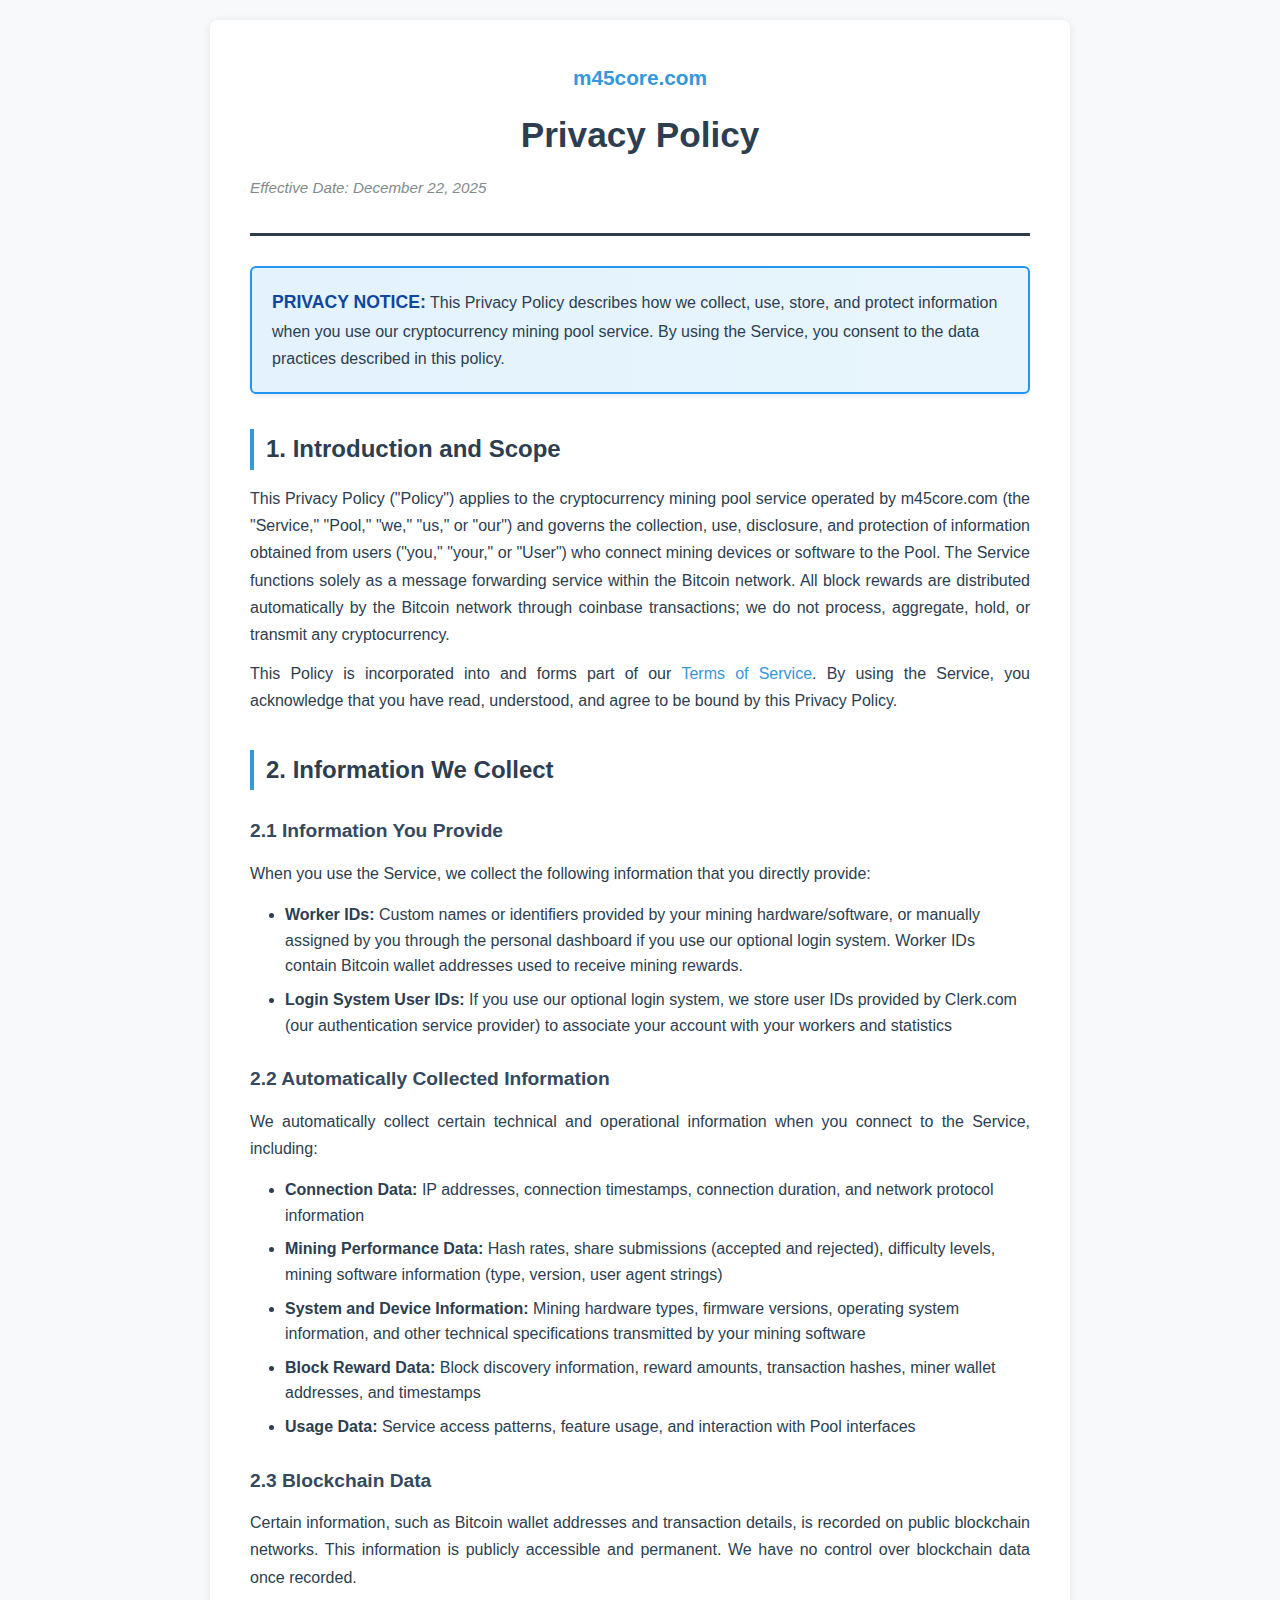
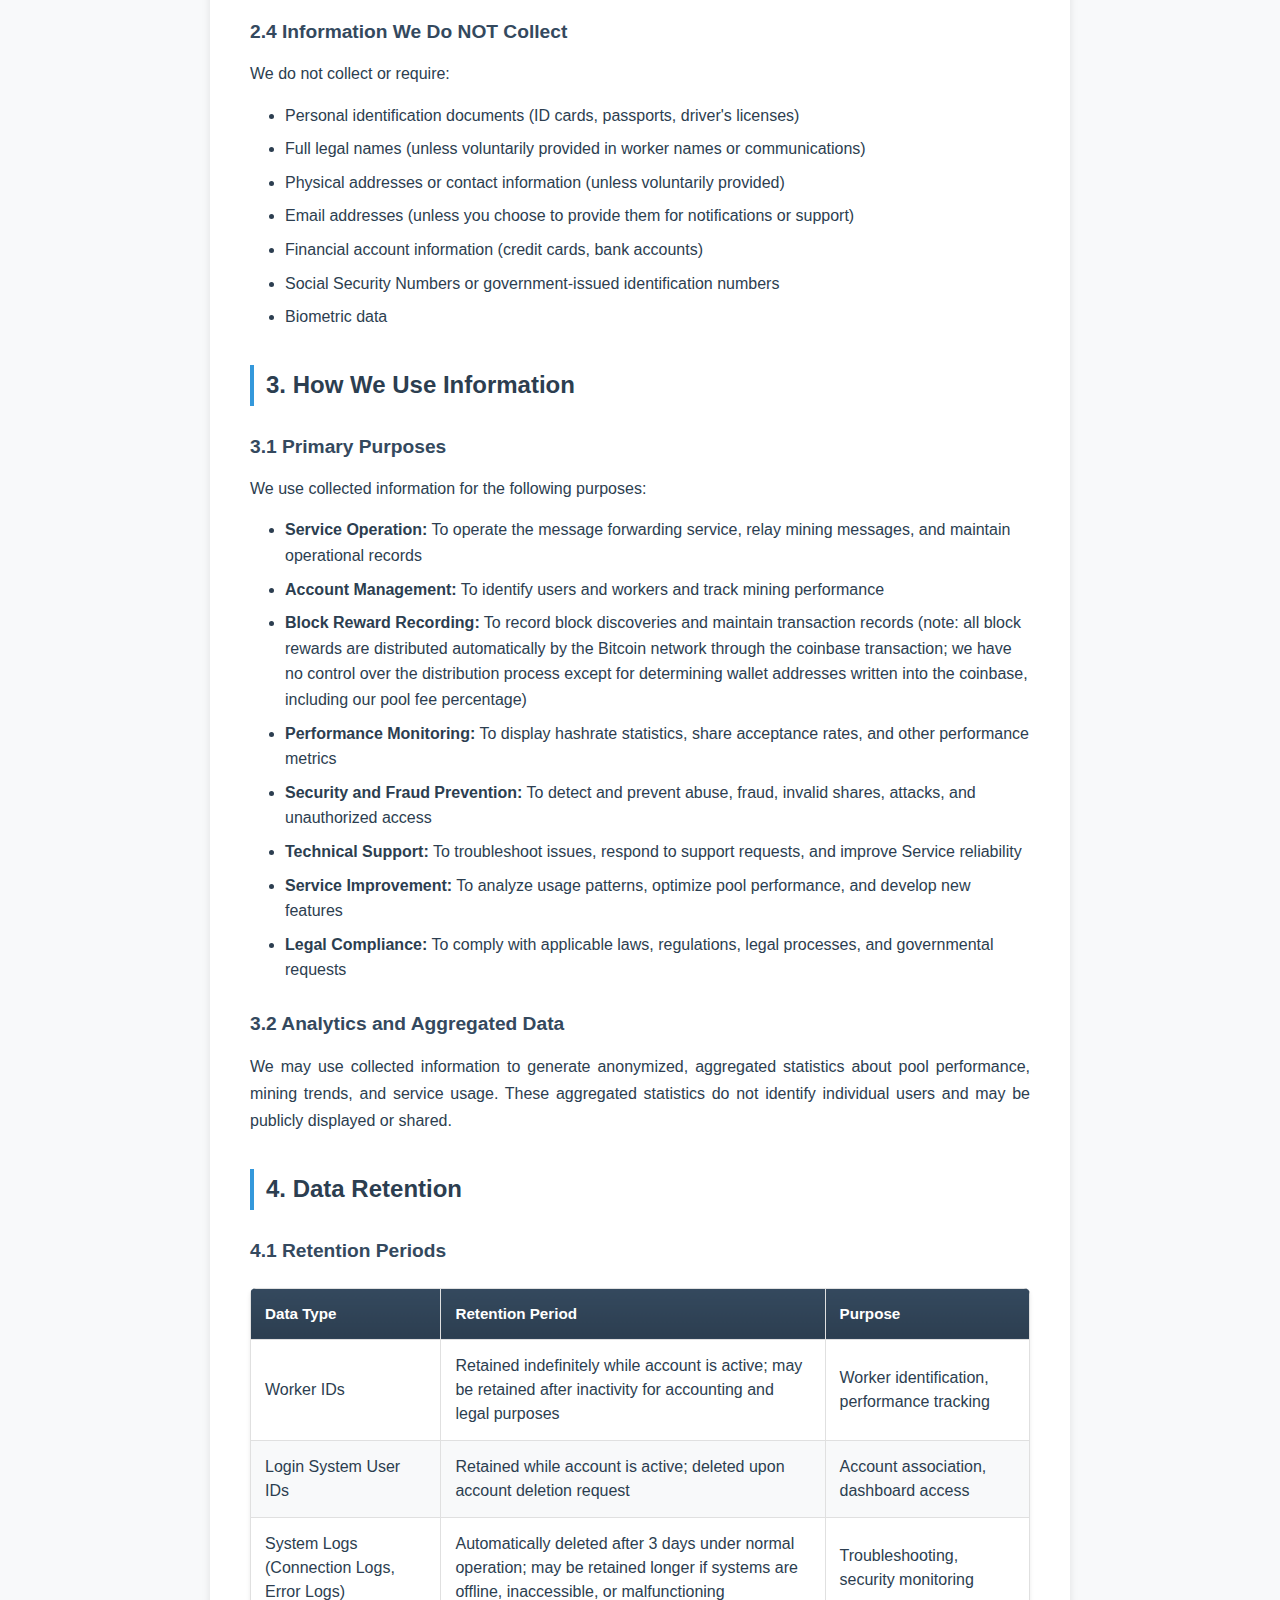
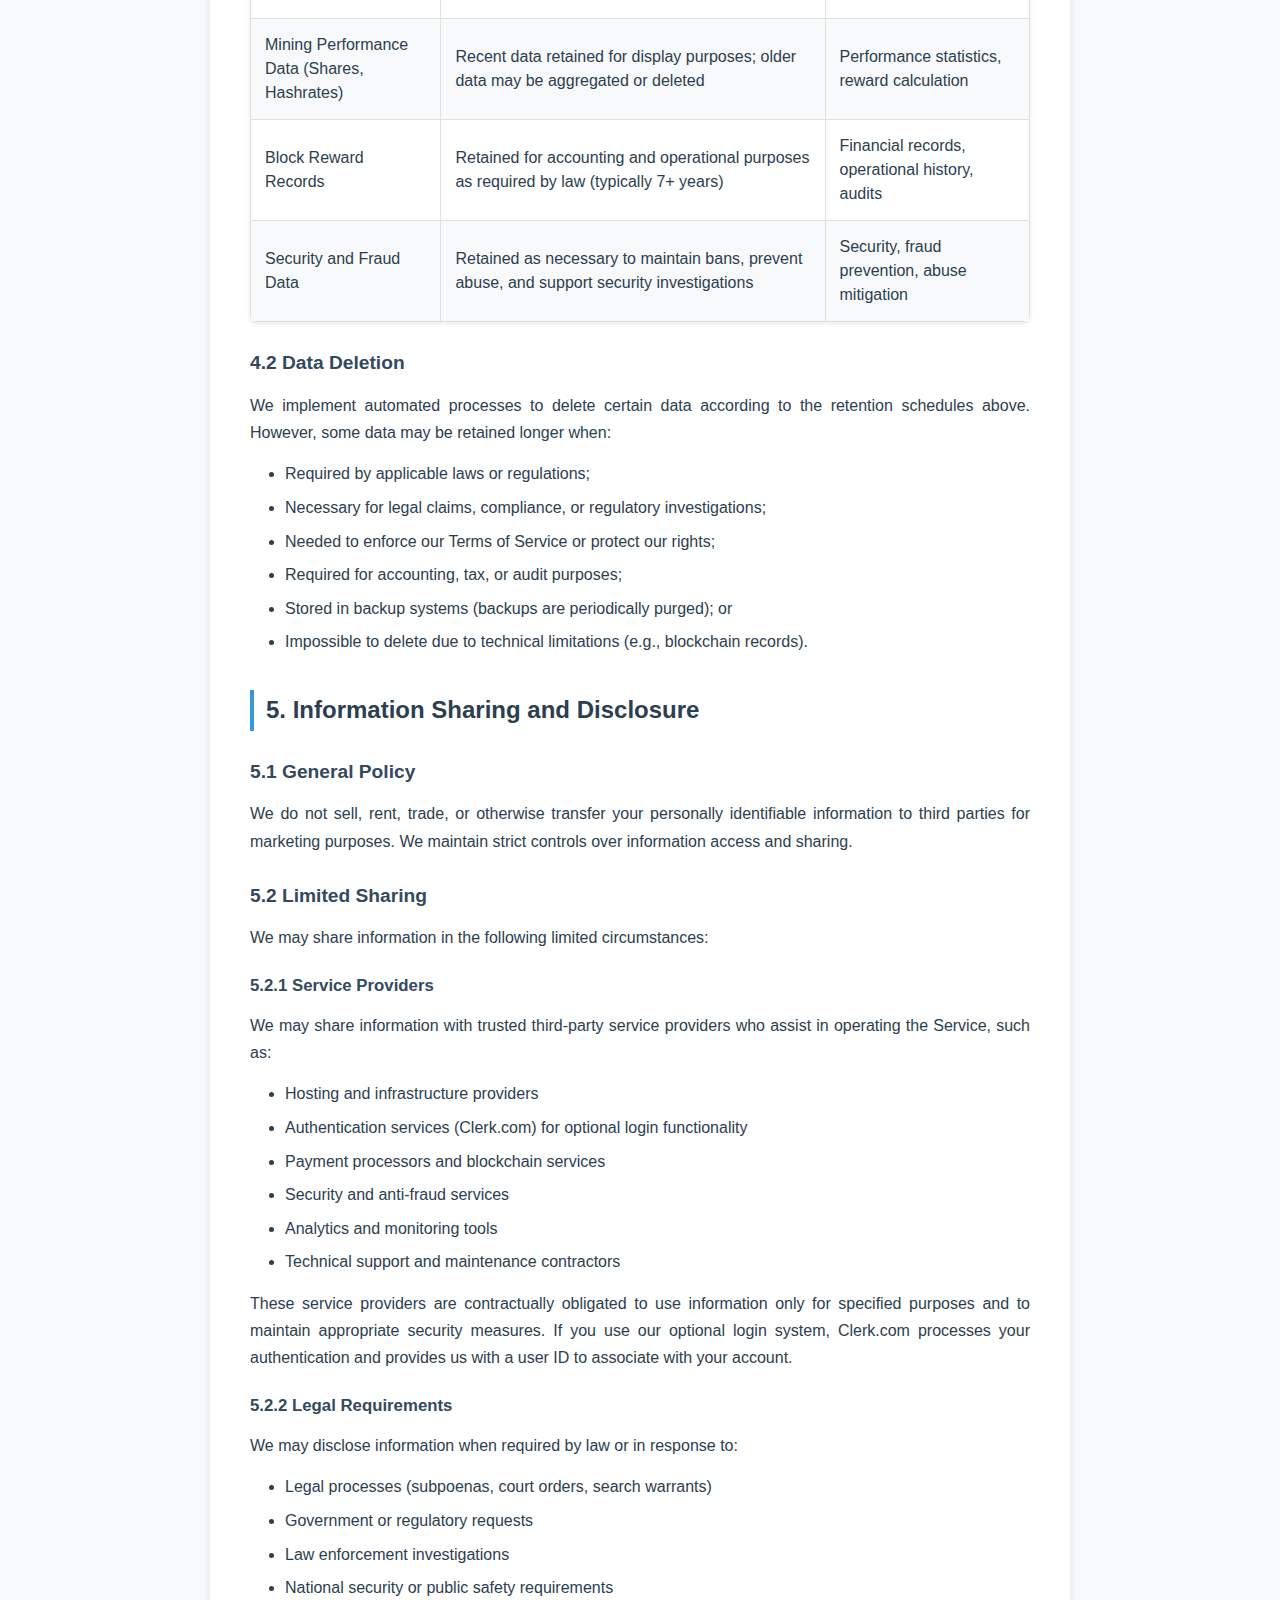
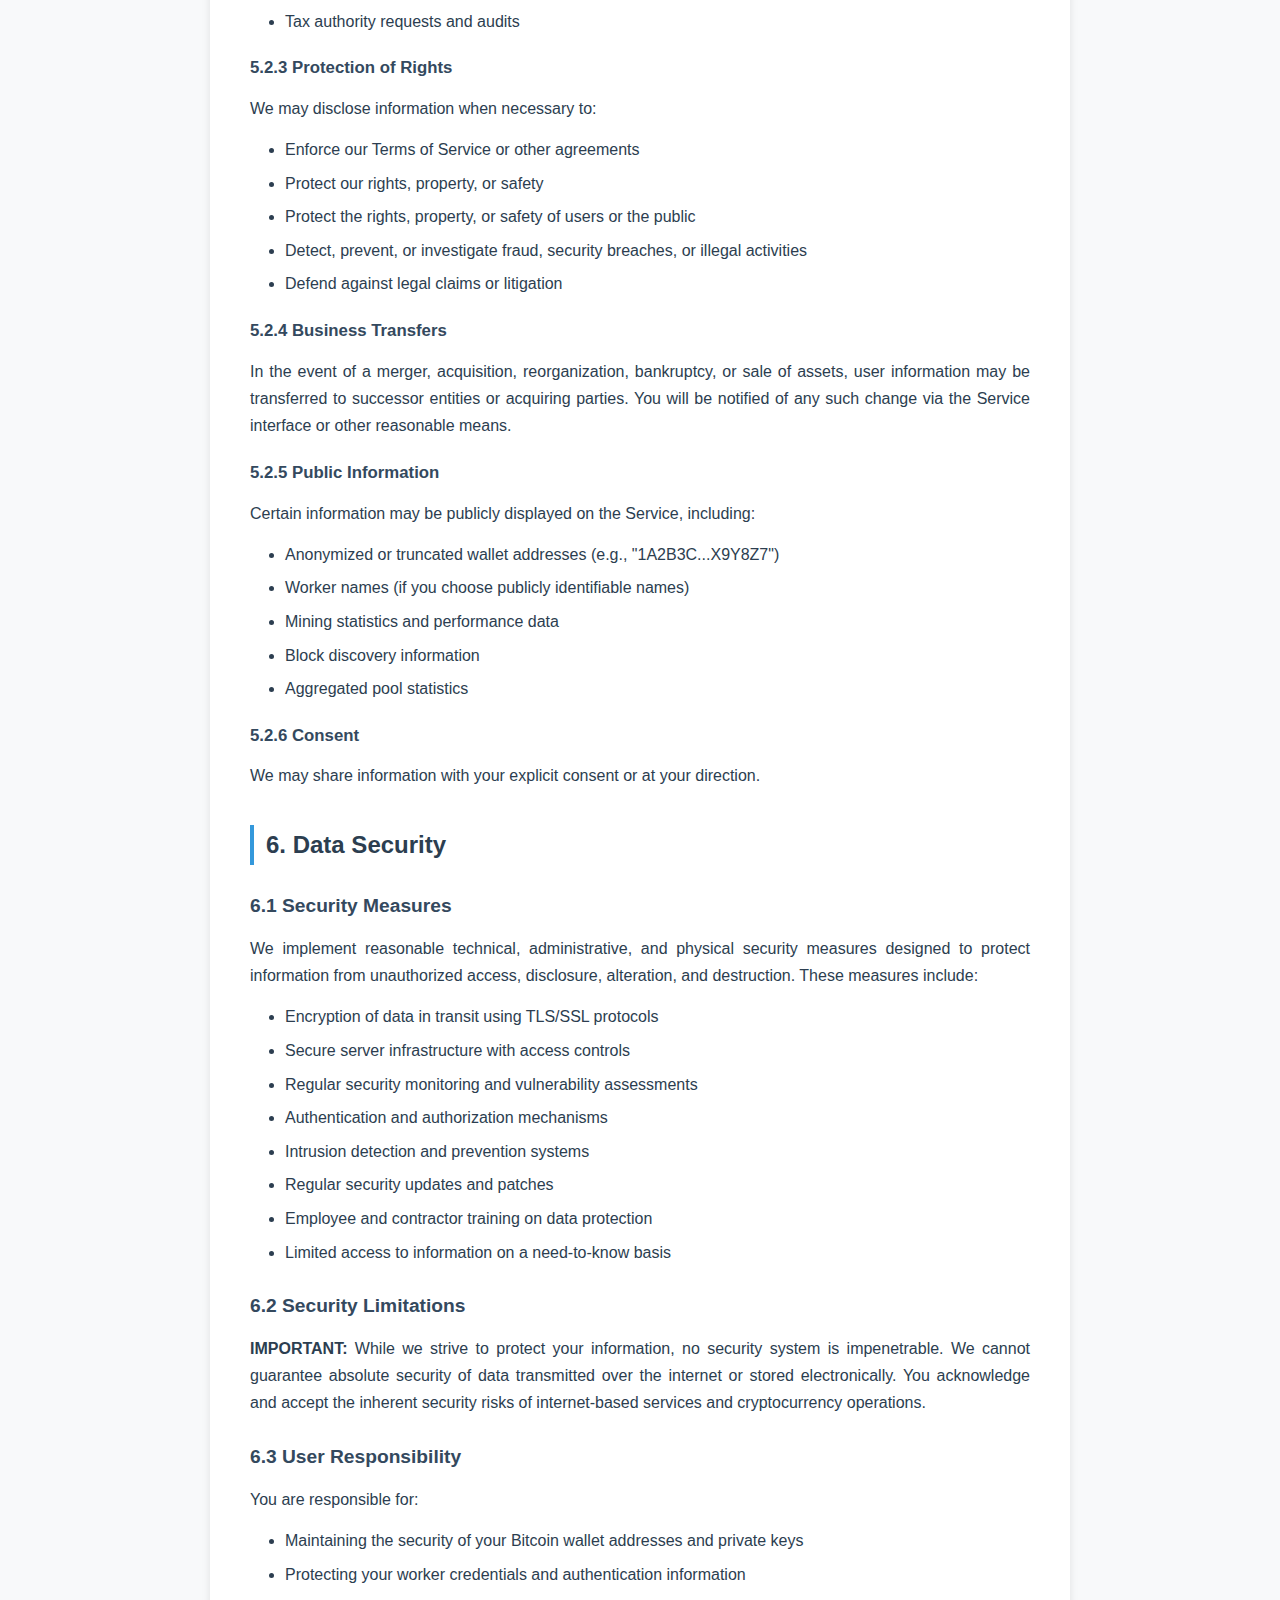
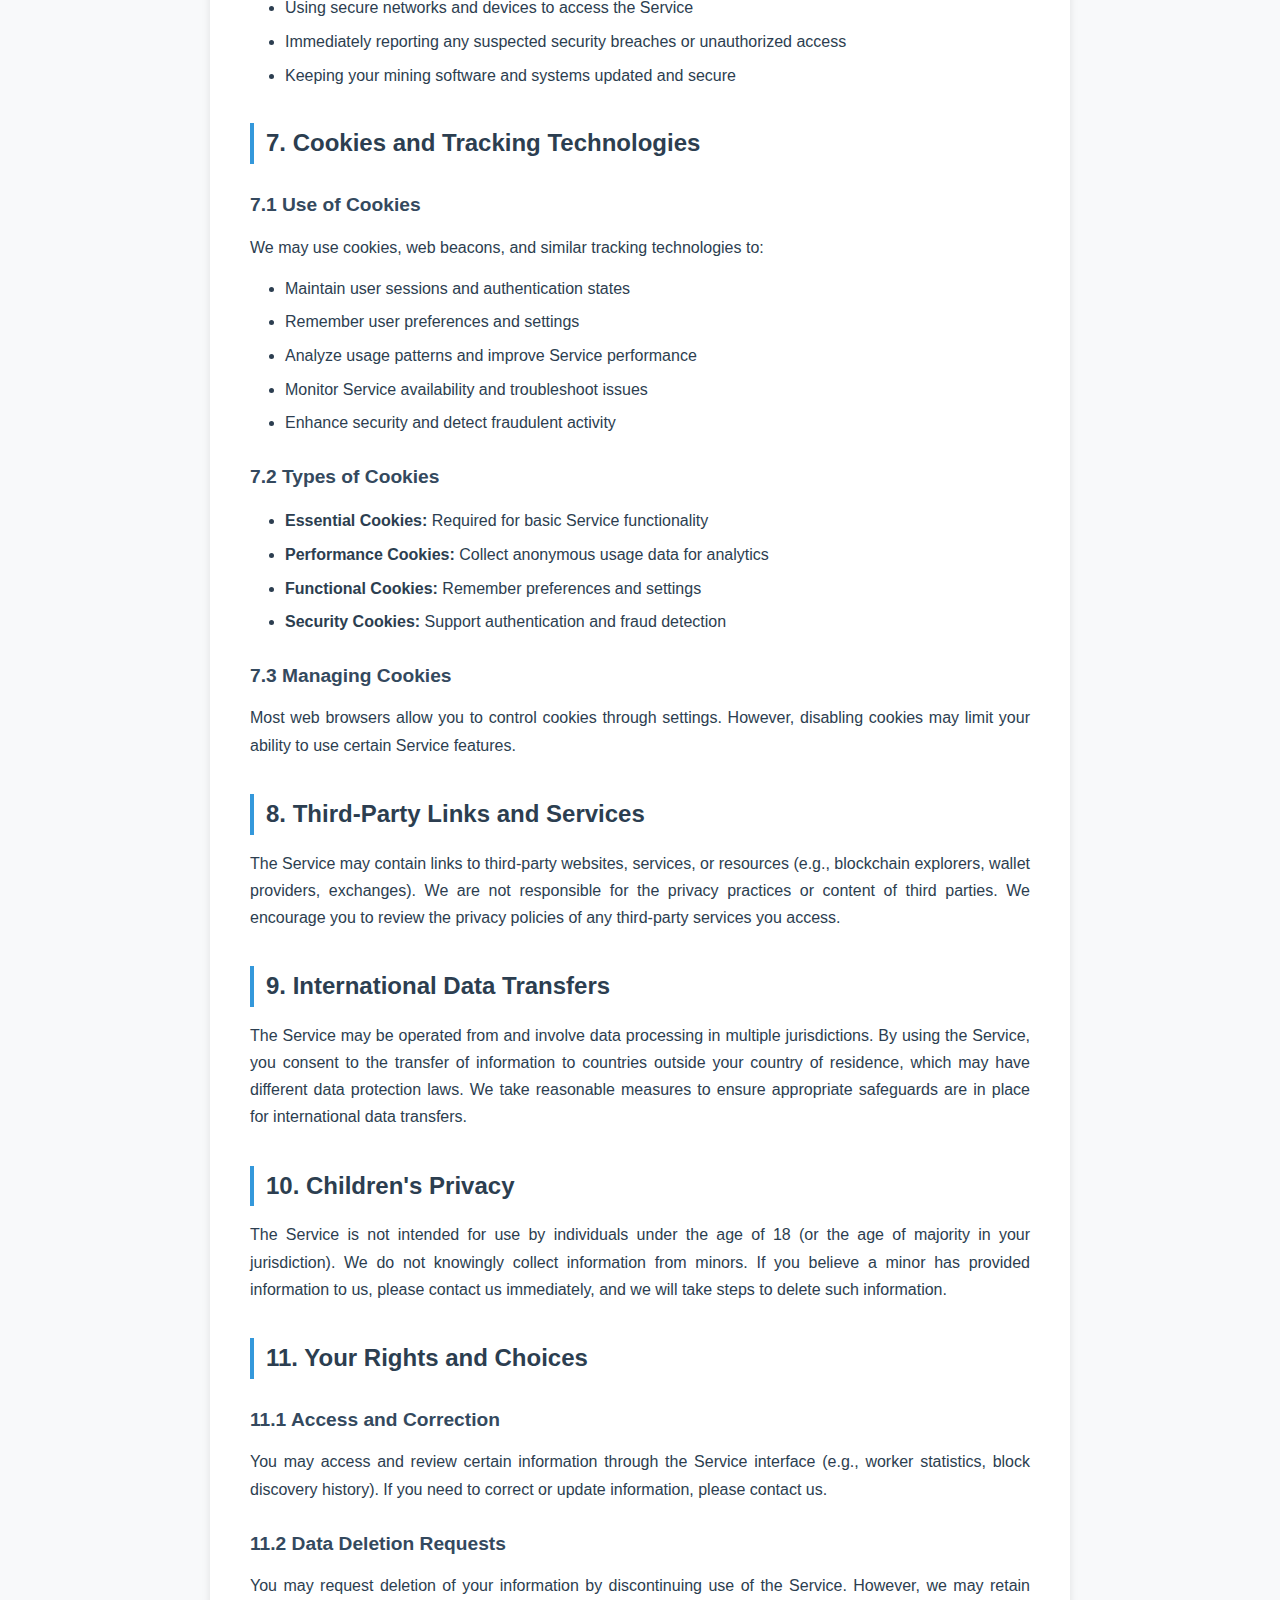
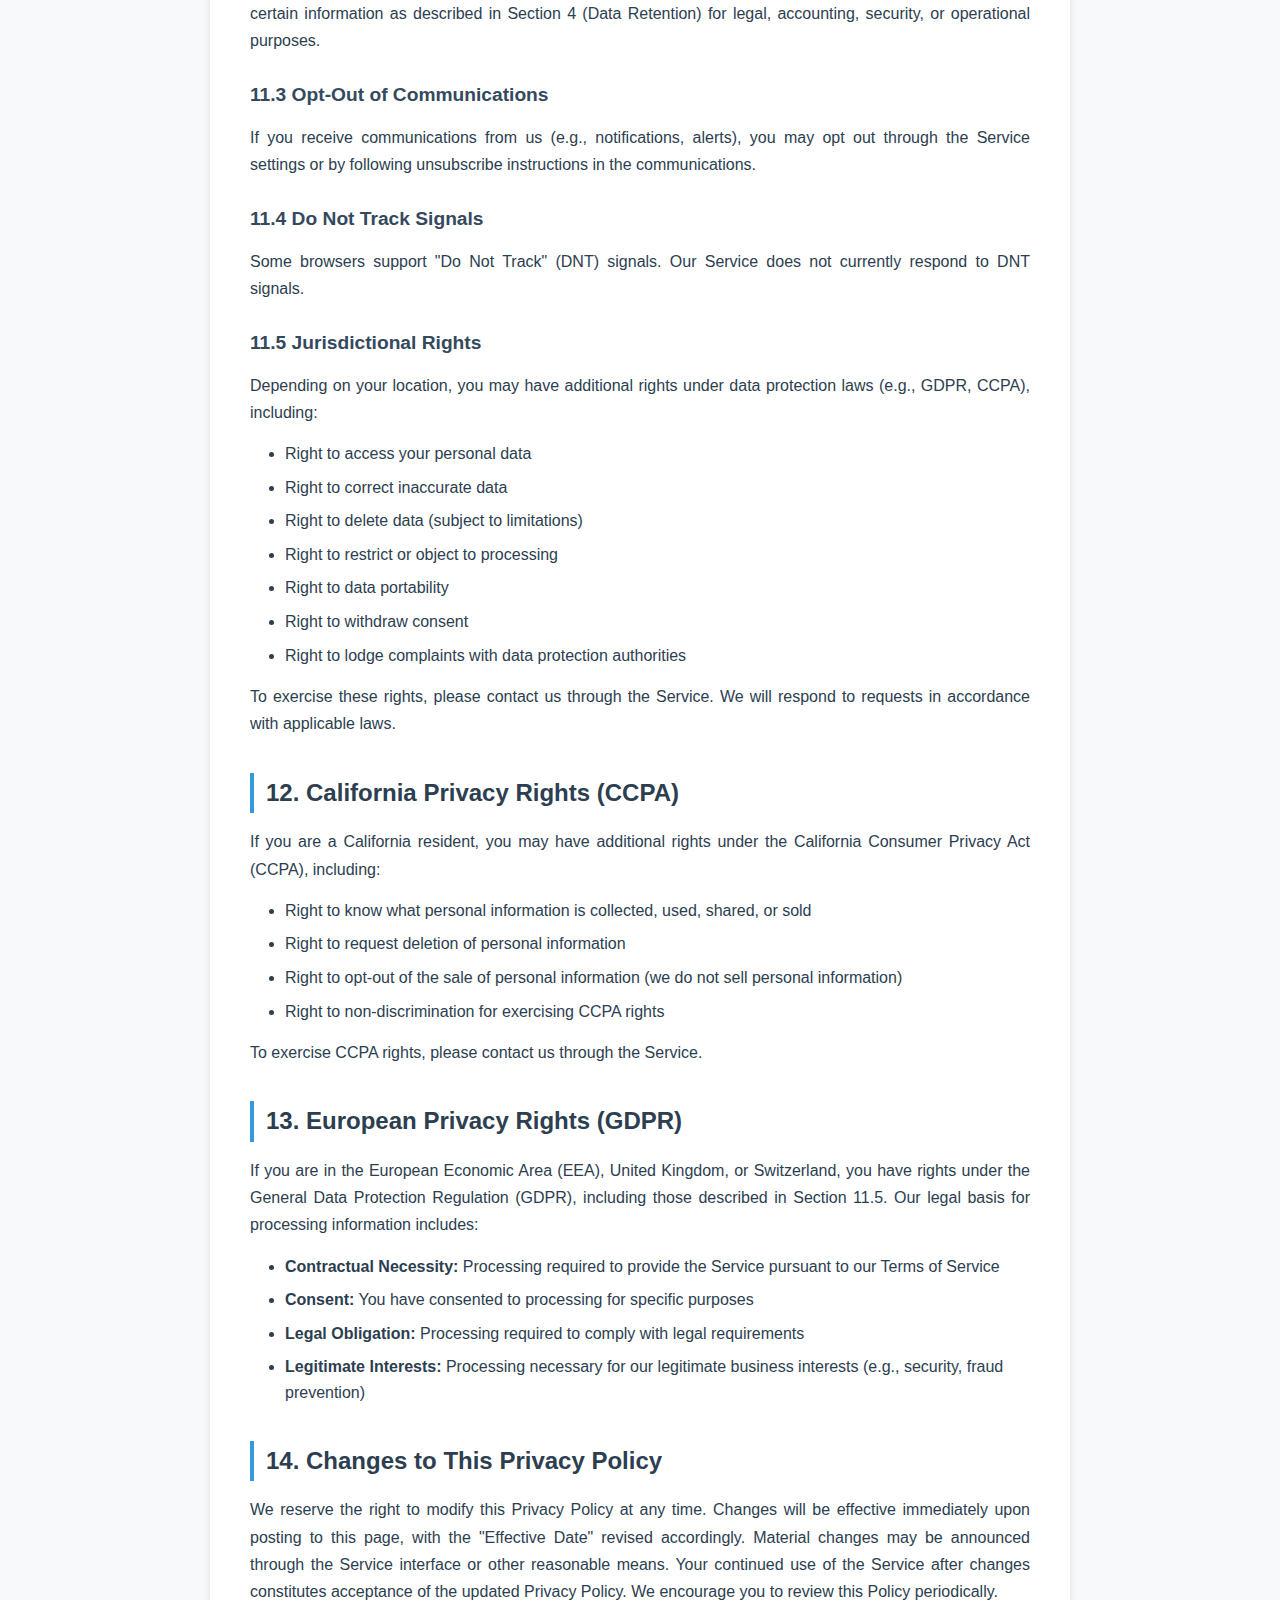
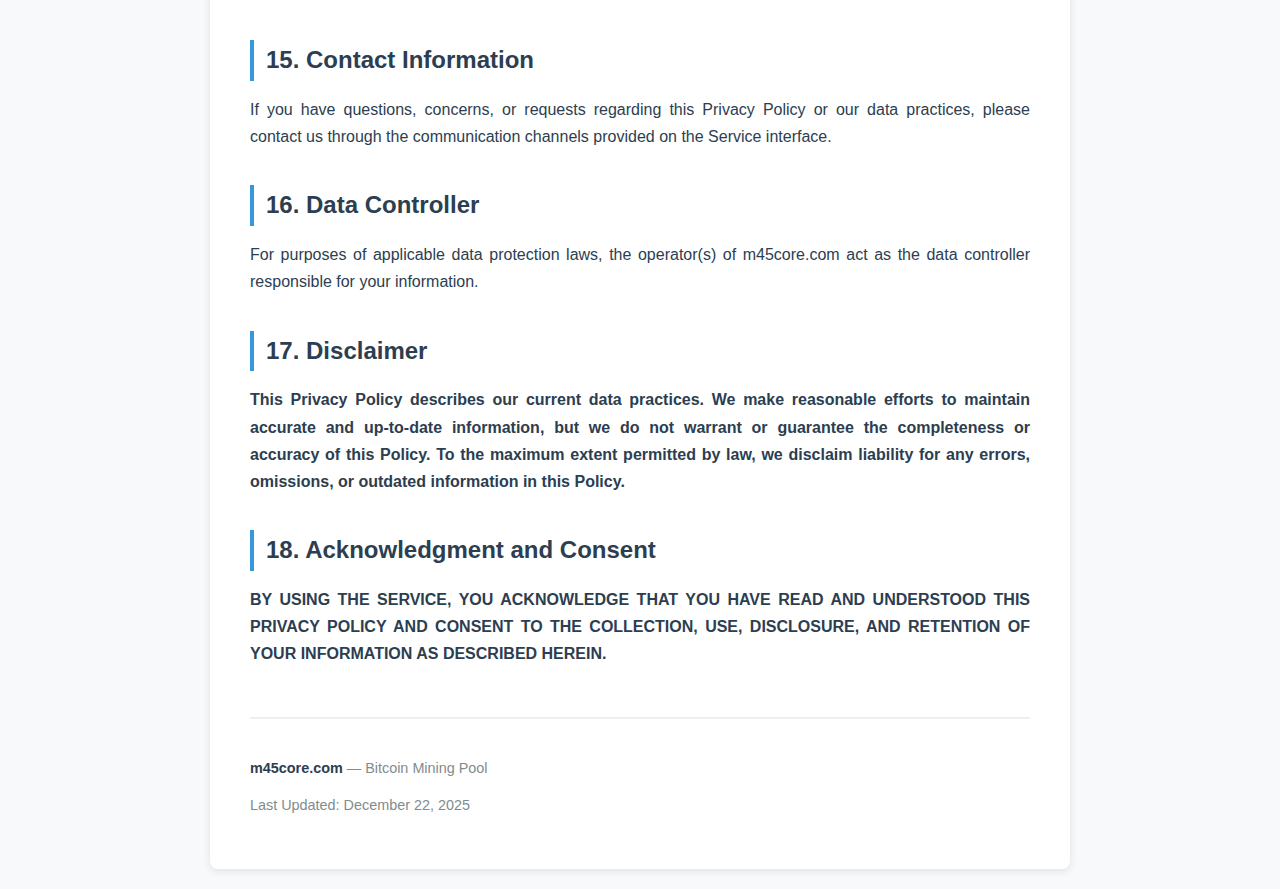
<file: data/www/privacy.html>
<!DOCTYPE html>
<html lang="en">
<head>
  <meta charset="UTF-8">
  <meta name="viewport" content="width=device-width, initial-scale=1.0">
  <title>Privacy Policy - m45core.com</title>
  <style>
    * { margin: 0; padding: 0; box-sizing: border-box; }
    body {
      font-family: -apple-system, BlinkMacSystemFont, "Segoe UI", Arial, sans-serif;
      max-width: 900px;
      margin: 0 auto;
      line-height: 1.7;
      padding: 20px;
      color: #2c3e50;
      background-color: #f8f9fa;
    }
    .container {
      background: white;
      padding: 40px;
      border-radius: 8px;
      box-shadow: 0 2px 8px rgba(0,0,0,0.1);
    }
    .header {
      text-align: center;
      border-bottom: 3px solid #2c3e50;
      padding-bottom: 20px;
      margin-bottom: 30px;
    }
    .site-name {
      font-size: 1.3em;
      color: #3498db;
      font-weight: 600;
      margin-bottom: 10px;
    }
    h1 {
      color: #2c3e50;
      font-size: 2.2em;
      font-weight: 700;
      margin-bottom: 10px;
    }
    .effective-date {
      font-style: italic;
      color: #7f8c8d;
      font-size: 0.95em;
      margin-top: 10px;
    }
    h2 {
      color: #2c3e50;
      margin-top: 35px;
      margin-bottom: 15px;
      font-size: 1.5em;
      font-weight: 600;
      border-left: 4px solid #3498db;
      padding-left: 12px;
    }
    h3 {
      color: #34495e;
      margin-top: 25px;
      margin-bottom: 12px;
      font-size: 1.2em;
      font-weight: 600;
    }
    h4 {
      color: #34495e;
      margin-top: 20px;
      margin-bottom: 10px;
      font-size: 1.05em;
      font-weight: 600;
    }
    p {
      margin: 12px 0;
      text-align: justify;
    }
    a {
      color: #3498db;
      text-decoration: none;
      font-weight: 500;
    }
    a:hover {
      text-decoration: underline;
      color: #2980b9;
    }
    .important {
      background: linear-gradient(to right, #e3f2fd, #e8f5fc);
      border: 2px solid #2196f3;
      border-radius: 6px;
      padding: 20px;
      margin: 25px 0;
      box-shadow: 0 2px 4px rgba(0,0,0,0.08);
    }
    .important strong {
      color: #0d47a1;
      font-size: 1.1em;
    }
    ul, ol {
      margin: 15px 0;
      padding-left: 35px;
    }
    li {
      margin: 8px 0;
      line-height: 1.6;
    }
    strong {
      color: #2c3e50;
      font-weight: 600;
    }
    table {
      border-collapse: collapse;
      width: 100%;
      margin: 20px 0;
      box-shadow: 0 2px 4px rgba(0,0,0,0.08);
      border-radius: 6px;
      overflow: hidden;
    }
    th, td {
      border: 1px solid #e0e0e0;
      padding: 14px;
      text-align: left;
      line-height: 1.5;
    }
    th {
      background: linear-gradient(to bottom, #34495e, #2c3e50);
      color: white;
      font-weight: 600;
      font-size: 0.95em;
    }
    tr:nth-child(even) {
      background-color: #f8f9fa;
    }
    tr:hover {
      background-color: #e8f4f8;
    }
    .footer {
      text-align: center;
      margin-top: 50px;
      padding-top: 25px;
      border-top: 2px solid #ecf0f1;
      color: #7f8c8d;
      font-size: 0.9em;
    }
    @media (max-width: 768px) {
      .container { padding: 25px 20px; }
      h1 { font-size: 1.8em; }
      h2 { font-size: 1.3em; }
      body { padding: 10px; }
      table { font-size: 0.9em; }
      th, td { padding: 10px; }
    }
  </style>
</head>
<body>
  <div class="container">
    <div class="header">
      <div class="site-name">m45core.com</div>
      <h1>Privacy Policy</h1>
      <p class="effective-date">Effective Date: December 22, 2025</p>
    </div>

    <div class="important">
      <strong>PRIVACY NOTICE:</strong> This Privacy Policy describes how we collect, use, store, and protect information when you use our cryptocurrency mining pool service. By using the Service, you consent to the data practices described in this policy.
    </div>

    <h2>1. Introduction and Scope</h2>
    <p>This Privacy Policy ("Policy") applies to the cryptocurrency mining pool service operated by m45core.com (the "Service," "Pool," "we," "us," or "our") and governs the collection, use, disclosure, and protection of information obtained from users ("you," "your," or "User") who connect mining devices or software to the Pool. The Service functions solely as a message forwarding service within the Bitcoin network. All block rewards are distributed automatically by the Bitcoin network through coinbase transactions; we do not process, aggregate, hold, or transmit any cryptocurrency.</p>

    <p>This Policy is incorporated into and forms part of our <a href="/terms">Terms of Service</a>. By using the Service, you acknowledge that you have read, understood, and agree to be bound by this Privacy Policy.</p>

    <h2>2. Information We Collect</h2>

    <h3>2.1 Information You Provide</h3>
    <p>When you use the Service, we collect the following information that you directly provide:</p>
    <ul>
      <li><strong>Worker IDs:</strong> Custom names or identifiers provided by your mining hardware/software, or manually assigned by you through the personal dashboard if you use our optional login system. Worker IDs contain Bitcoin wallet addresses used to receive mining rewards.</li>
      <li><strong>Login System User IDs:</strong> If you use our optional login system, we store user IDs provided by Clerk.com (our authentication service provider) to associate your account with your workers and statistics</li>
    </ul>

    <h3>2.2 Automatically Collected Information</h3>
    <p>We automatically collect certain technical and operational information when you connect to the Service, including:</p>
    <ul>
      <li><strong>Connection Data:</strong> IP addresses, connection timestamps, connection duration, and network protocol information</li>
      <li><strong>Mining Performance Data:</strong> Hash rates, share submissions (accepted and rejected), difficulty levels, mining software information (type, version, user agent strings)</li>
      <li><strong>System and Device Information:</strong> Mining hardware types, firmware versions, operating system information, and other technical specifications transmitted by your mining software</li>
      <li><strong>Block Reward Data:</strong> Block discovery information, reward amounts, transaction hashes, miner wallet addresses, and timestamps</li>
      <li><strong>Usage Data:</strong> Service access patterns, feature usage, and interaction with Pool interfaces</li>
    </ul>

    <h3>2.3 Blockchain Data</h3>
    <p>Certain information, such as Bitcoin wallet addresses and transaction details, is recorded on public blockchain networks. This information is publicly accessible and permanent. We have no control over blockchain data once recorded.</p>

    <h3>2.4 Information We Do NOT Collect</h3>
    <p>We do not collect or require:</p>
    <ul>
      <li>Personal identification documents (ID cards, passports, driver's licenses)</li>
      <li>Full legal names (unless voluntarily provided in worker names or communications)</li>
      <li>Physical addresses or contact information (unless voluntarily provided)</li>
      <li>Email addresses (unless you choose to provide them for notifications or support)</li>
      <li>Financial account information (credit cards, bank accounts)</li>
      <li>Social Security Numbers or government-issued identification numbers</li>
      <li>Biometric data</li>
    </ul>

    <h2>3. How We Use Information</h2>

    <h3>3.1 Primary Purposes</h3>
    <p>We use collected information for the following purposes:</p>
    <ul>
      <li><strong>Service Operation:</strong> To operate the message forwarding service, relay mining messages, and maintain operational records</li>
      <li><strong>Account Management:</strong> To identify users and workers and track mining performance</li>
      <li><strong>Block Reward Recording:</strong> To record block discoveries and maintain transaction records (note: all block rewards are distributed automatically by the Bitcoin network through the coinbase transaction; we have no control over the distribution process except for determining wallet addresses written into the coinbase, including our pool fee percentage)</li>
      <li><strong>Performance Monitoring:</strong> To display hashrate statistics, share acceptance rates, and other performance metrics</li>
      <li><strong>Security and Fraud Prevention:</strong> To detect and prevent abuse, fraud, invalid shares, attacks, and unauthorized access</li>
      <li><strong>Technical Support:</strong> To troubleshoot issues, respond to support requests, and improve Service reliability</li>
      <li><strong>Service Improvement:</strong> To analyze usage patterns, optimize pool performance, and develop new features</li>
      <li><strong>Legal Compliance:</strong> To comply with applicable laws, regulations, legal processes, and governmental requests</li>
    </ul>

    <h3>3.2 Analytics and Aggregated Data</h3>
    <p>We may use collected information to generate anonymized, aggregated statistics about pool performance, mining trends, and service usage. These aggregated statistics do not identify individual users and may be publicly displayed or shared.</p>

    <h2>4. Data Retention</h2>

    <h3>4.1 Retention Periods</h3>
    <table>
      <thead>
        <tr>
          <th>Data Type</th>
          <th>Retention Period</th>
          <th>Purpose</th>
        </tr>
      </thead>
      <tbody>
        <tr>
          <td>Worker IDs</td>
          <td>Retained indefinitely while account is active; may be retained after inactivity for accounting and legal purposes</td>
          <td>Worker identification, performance tracking</td>
        </tr>
        <tr>
          <td>Login System User IDs</td>
          <td>Retained while account is active; deleted upon account deletion request</td>
          <td>Account association, dashboard access</td>
        </tr>
        <tr>
          <td>System Logs (Connection Logs, Error Logs)</td>
          <td>Automatically deleted after 3 days under normal operation; may be retained longer if systems are offline, inaccessible, or malfunctioning</td>
          <td>Troubleshooting, security monitoring</td>
        </tr>
        <tr>
          <td>Mining Performance Data (Shares, Hashrates)</td>
          <td>Recent data retained for display purposes; older data may be aggregated or deleted</td>
          <td>Performance statistics, reward calculation</td>
        </tr>
        <tr>
          <td>Block Reward Records</td>
          <td>Retained for accounting and operational purposes as required by law (typically 7+ years)</td>
          <td>Financial records, operational history, audits</td>
        </tr>
        <tr>
          <td>Security and Fraud Data</td>
          <td>Retained as necessary to maintain bans, prevent abuse, and support security investigations</td>
          <td>Security, fraud prevention, abuse mitigation</td>
        </tr>
      </tbody>
    </table>

    <h3>4.2 Data Deletion</h3>
    <p>We implement automated processes to delete certain data according to the retention schedules above. However, some data may be retained longer when:</p>
    <ul>
      <li>Required by applicable laws or regulations;</li>
      <li>Necessary for legal claims, compliance, or regulatory investigations;</li>
      <li>Needed to enforce our Terms of Service or protect our rights;</li>
      <li>Required for accounting, tax, or audit purposes;</li>
      <li>Stored in backup systems (backups are periodically purged); or</li>
      <li>Impossible to delete due to technical limitations (e.g., blockchain records).</li>
    </ul>

    <h2>5. Information Sharing and Disclosure</h2>

    <h3>5.1 General Policy</h3>
    <p>We do not sell, rent, trade, or otherwise transfer your personally identifiable information to third parties for marketing purposes. We maintain strict controls over information access and sharing.</p>

    <h3>5.2 Limited Sharing</h3>
    <p>We may share information in the following limited circumstances:</p>

    <h4>5.2.1 Service Providers</h4>
    <p>We may share information with trusted third-party service providers who assist in operating the Service, such as:</p>
    <ul>
      <li>Hosting and infrastructure providers</li>
      <li>Authentication services (Clerk.com) for optional login functionality</li>
      <li>Payment processors and blockchain services</li>
      <li>Security and anti-fraud services</li>
      <li>Analytics and monitoring tools</li>
      <li>Technical support and maintenance contractors</li>
    </ul>
    <p>These service providers are contractually obligated to use information only for specified purposes and to maintain appropriate security measures. If you use our optional login system, Clerk.com processes your authentication and provides us with a user ID to associate with your account.</p>

    <h4>5.2.2 Legal Requirements</h4>
    <p>We may disclose information when required by law or in response to:</p>
    <ul>
      <li>Legal processes (subpoenas, court orders, search warrants)</li>
      <li>Government or regulatory requests</li>
      <li>Law enforcement investigations</li>
      <li>National security or public safety requirements</li>
      <li>Tax authority requests and audits</li>
    </ul>

    <h4>5.2.3 Protection of Rights</h4>
    <p>We may disclose information when necessary to:</p>
    <ul>
      <li>Enforce our Terms of Service or other agreements</li>
      <li>Protect our rights, property, or safety</li>
      <li>Protect the rights, property, or safety of users or the public</li>
      <li>Detect, prevent, or investigate fraud, security breaches, or illegal activities</li>
      <li>Defend against legal claims or litigation</li>
    </ul>

    <h4>5.2.4 Business Transfers</h4>
    <p>In the event of a merger, acquisition, reorganization, bankruptcy, or sale of assets, user information may be transferred to successor entities or acquiring parties. You will be notified of any such change via the Service interface or other reasonable means.</p>

    <h4>5.2.5 Public Information</h4>
    <p>Certain information may be publicly displayed on the Service, including:</p>
    <ul>
      <li>Anonymized or truncated wallet addresses (e.g., "1A2B3C...X9Y8Z7")</li>
      <li>Worker names (if you choose publicly identifiable names)</li>
      <li>Mining statistics and performance data</li>
      <li>Block discovery information</li>
      <li>Aggregated pool statistics</li>
    </ul>

    <h4>5.2.6 Consent</h4>
    <p>We may share information with your explicit consent or at your direction.</p>

    <h2>6. Data Security</h2>

    <h3>6.1 Security Measures</h3>
    <p>We implement reasonable technical, administrative, and physical security measures designed to protect information from unauthorized access, disclosure, alteration, and destruction. These measures include:</p>
    <ul>
      <li>Encryption of data in transit using TLS/SSL protocols</li>
      <li>Secure server infrastructure with access controls</li>
      <li>Regular security monitoring and vulnerability assessments</li>
      <li>Authentication and authorization mechanisms</li>
      <li>Intrusion detection and prevention systems</li>
      <li>Regular security updates and patches</li>
      <li>Employee and contractor training on data protection</li>
      <li>Limited access to information on a need-to-know basis</li>
    </ul>

    <h3>6.2 Security Limitations</h3>
    <p><strong>IMPORTANT:</strong> While we strive to protect your information, no security system is impenetrable. We cannot guarantee absolute security of data transmitted over the internet or stored electronically. You acknowledge and accept the inherent security risks of internet-based services and cryptocurrency operations.</p>

    <h3>6.3 User Responsibility</h3>
    <p>You are responsible for:</p>
    <ul>
      <li>Maintaining the security of your Bitcoin wallet addresses and private keys</li>
      <li>Protecting your worker credentials and authentication information</li>
      <li>Using secure networks and devices to access the Service</li>
      <li>Immediately reporting any suspected security breaches or unauthorized access</li>
      <li>Keeping your mining software and systems updated and secure</li>
    </ul>

    <h2>7. Cookies and Tracking Technologies</h2>

    <h3>7.1 Use of Cookies</h3>
    <p>We may use cookies, web beacons, and similar tracking technologies to:</p>
    <ul>
      <li>Maintain user sessions and authentication states</li>
      <li>Remember user preferences and settings</li>
      <li>Analyze usage patterns and improve Service performance</li>
      <li>Monitor Service availability and troubleshoot issues</li>
      <li>Enhance security and detect fraudulent activity</li>
    </ul>

    <h3>7.2 Types of Cookies</h3>
    <ul>
      <li><strong>Essential Cookies:</strong> Required for basic Service functionality</li>
      <li><strong>Performance Cookies:</strong> Collect anonymous usage data for analytics</li>
      <li><strong>Functional Cookies:</strong> Remember preferences and settings</li>
      <li><strong>Security Cookies:</strong> Support authentication and fraud detection</li>
    </ul>

    <h3>7.3 Managing Cookies</h3>
    <p>Most web browsers allow you to control cookies through settings. However, disabling cookies may limit your ability to use certain Service features.</p>

    <h2>8. Third-Party Links and Services</h2>
    <p>The Service may contain links to third-party websites, services, or resources (e.g., blockchain explorers, wallet providers, exchanges). We are not responsible for the privacy practices or content of third parties. We encourage you to review the privacy policies of any third-party services you access.</p>

    <h2>9. International Data Transfers</h2>
    <p>The Service may be operated from and involve data processing in multiple jurisdictions. By using the Service, you consent to the transfer of information to countries outside your country of residence, which may have different data protection laws. We take reasonable measures to ensure appropriate safeguards are in place for international data transfers.</p>

    <h2>10. Children's Privacy</h2>
    <p>The Service is not intended for use by individuals under the age of 18 (or the age of majority in your jurisdiction). We do not knowingly collect information from minors. If you believe a minor has provided information to us, please contact us immediately, and we will take steps to delete such information.</p>

    <h2>11. Your Rights and Choices</h2>

    <h3>11.1 Access and Correction</h3>
    <p>You may access and review certain information through the Service interface (e.g., worker statistics, block discovery history). If you need to correct or update information, please contact us.</p>

    <h3>11.2 Data Deletion Requests</h3>
    <p>You may request deletion of your information by discontinuing use of the Service. However, we may retain certain information as described in Section 4 (Data Retention) for legal, accounting, security, or operational purposes.</p>

    <h3>11.3 Opt-Out of Communications</h3>
    <p>If you receive communications from us (e.g., notifications, alerts), you may opt out through the Service settings or by following unsubscribe instructions in the communications.</p>

    <h3>11.4 Do Not Track Signals</h3>
    <p>Some browsers support "Do Not Track" (DNT) signals. Our Service does not currently respond to DNT signals.</p>

    <h3>11.5 Jurisdictional Rights</h3>
    <p>Depending on your location, you may have additional rights under data protection laws (e.g., GDPR, CCPA), including:</p>
    <ul>
      <li>Right to access your personal data</li>
      <li>Right to correct inaccurate data</li>
      <li>Right to delete data (subject to limitations)</li>
      <li>Right to restrict or object to processing</li>
      <li>Right to data portability</li>
      <li>Right to withdraw consent</li>
      <li>Right to lodge complaints with data protection authorities</li>
    </ul>
    <p>To exercise these rights, please contact us through the Service. We will respond to requests in accordance with applicable laws.</p>

    <h2>12. California Privacy Rights (CCPA)</h2>
    <p>If you are a California resident, you may have additional rights under the California Consumer Privacy Act (CCPA), including:</p>
    <ul>
      <li>Right to know what personal information is collected, used, shared, or sold</li>
      <li>Right to request deletion of personal information</li>
      <li>Right to opt-out of the sale of personal information (we do not sell personal information)</li>
      <li>Right to non-discrimination for exercising CCPA rights</li>
    </ul>
    <p>To exercise CCPA rights, please contact us through the Service.</p>

    <h2>13. European Privacy Rights (GDPR)</h2>
    <p>If you are in the European Economic Area (EEA), United Kingdom, or Switzerland, you have rights under the General Data Protection Regulation (GDPR), including those described in Section 11.5. Our legal basis for processing information includes:</p>
    <ul>
      <li><strong>Contractual Necessity:</strong> Processing required to provide the Service pursuant to our Terms of Service</li>
      <li><strong>Consent:</strong> You have consented to processing for specific purposes</li>
      <li><strong>Legal Obligation:</strong> Processing required to comply with legal requirements</li>
      <li><strong>Legitimate Interests:</strong> Processing necessary for our legitimate business interests (e.g., security, fraud prevention)</li>
    </ul>

    <h2>14. Changes to This Privacy Policy</h2>
    <p>We reserve the right to modify this Privacy Policy at any time. Changes will be effective immediately upon posting to this page, with the "Effective Date" revised accordingly. Material changes may be announced through the Service interface or other reasonable means. Your continued use of the Service after changes constitutes acceptance of the updated Privacy Policy. We encourage you to review this Policy periodically.</p>

    <h2>15. Contact Information</h2>
    <p>If you have questions, concerns, or requests regarding this Privacy Policy or our data practices, please contact us through the communication channels provided on the Service interface.</p>

    <h2>16. Data Controller</h2>
    <p>For purposes of applicable data protection laws, the operator(s) of m45core.com act as the data controller responsible for your information.</p>

    <h2>17. Disclaimer</h2>
    <p><strong>This Privacy Policy describes our current data practices. We make reasonable efforts to maintain accurate and up-to-date information, but we do not warrant or guarantee the completeness or accuracy of this Policy. To the maximum extent permitted by law, we disclaim liability for any errors, omissions, or outdated information in this Policy.</strong></p>

    <h2>18. Acknowledgment and Consent</h2>
    <p><strong>BY USING THE SERVICE, YOU ACKNOWLEDGE THAT YOU HAVE READ AND UNDERSTOOD THIS PRIVACY POLICY AND CONSENT TO THE COLLECTION, USE, DISCLOSURE, AND RETENTION OF YOUR INFORMATION AS DESCRIBED HEREIN.</strong></p>

    <div class="footer">
      <p><strong>m45core.com</strong> &mdash; Bitcoin Mining Pool</p>
      <p>Last Updated: December 22, 2025</p>
    </div>
  </div>
</body>
</html>
</file>
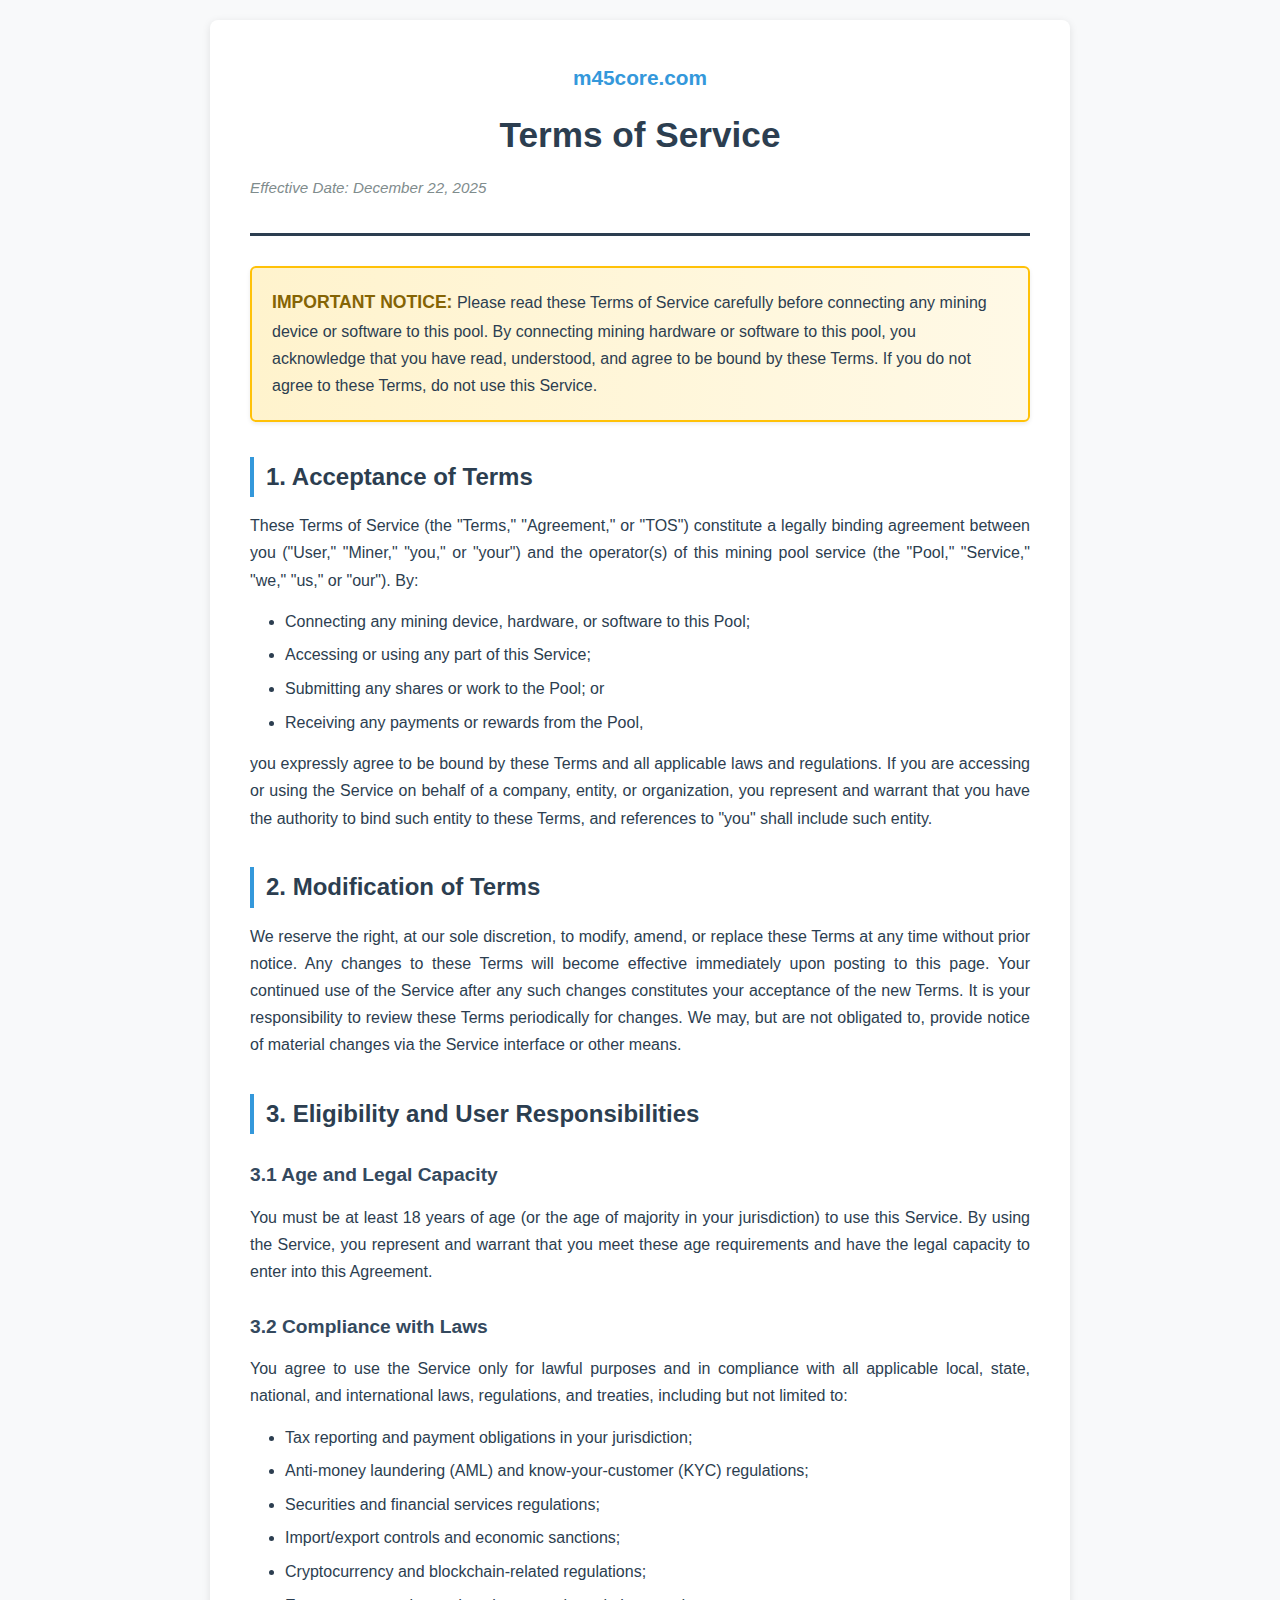
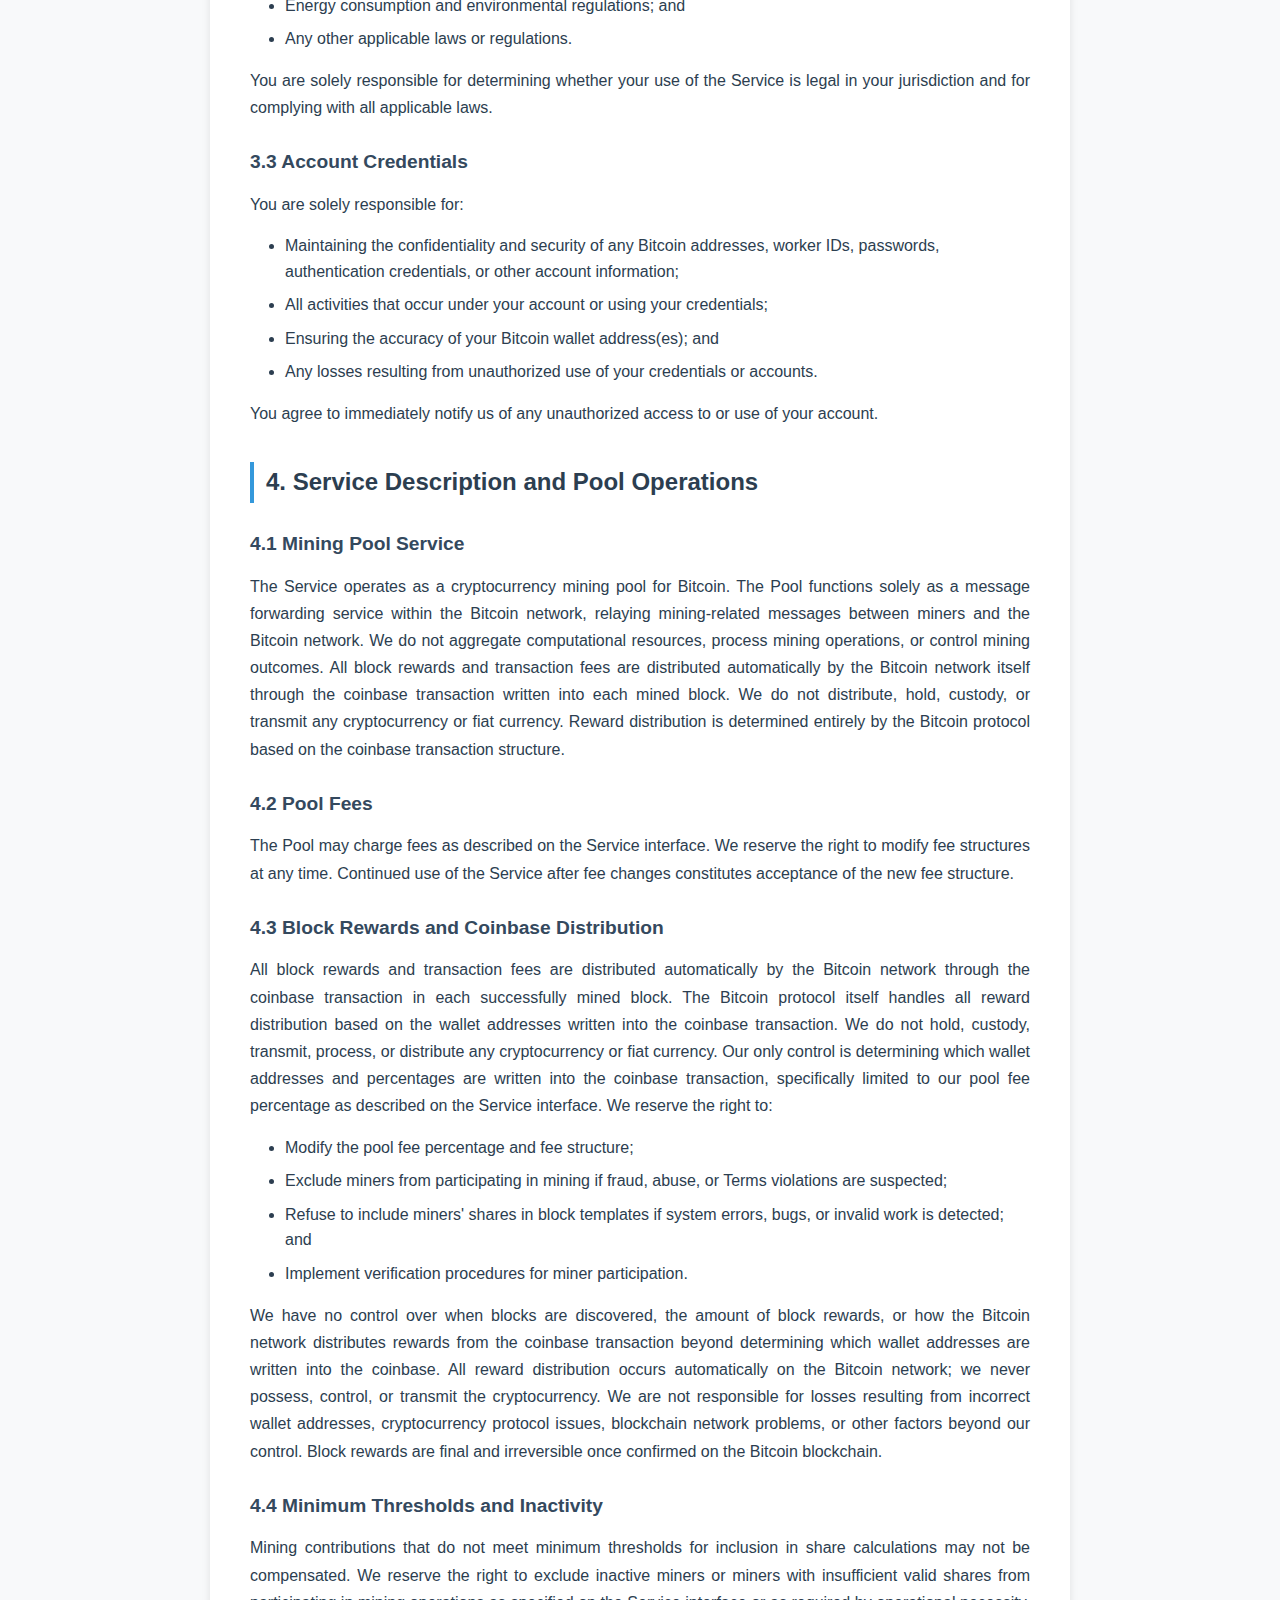
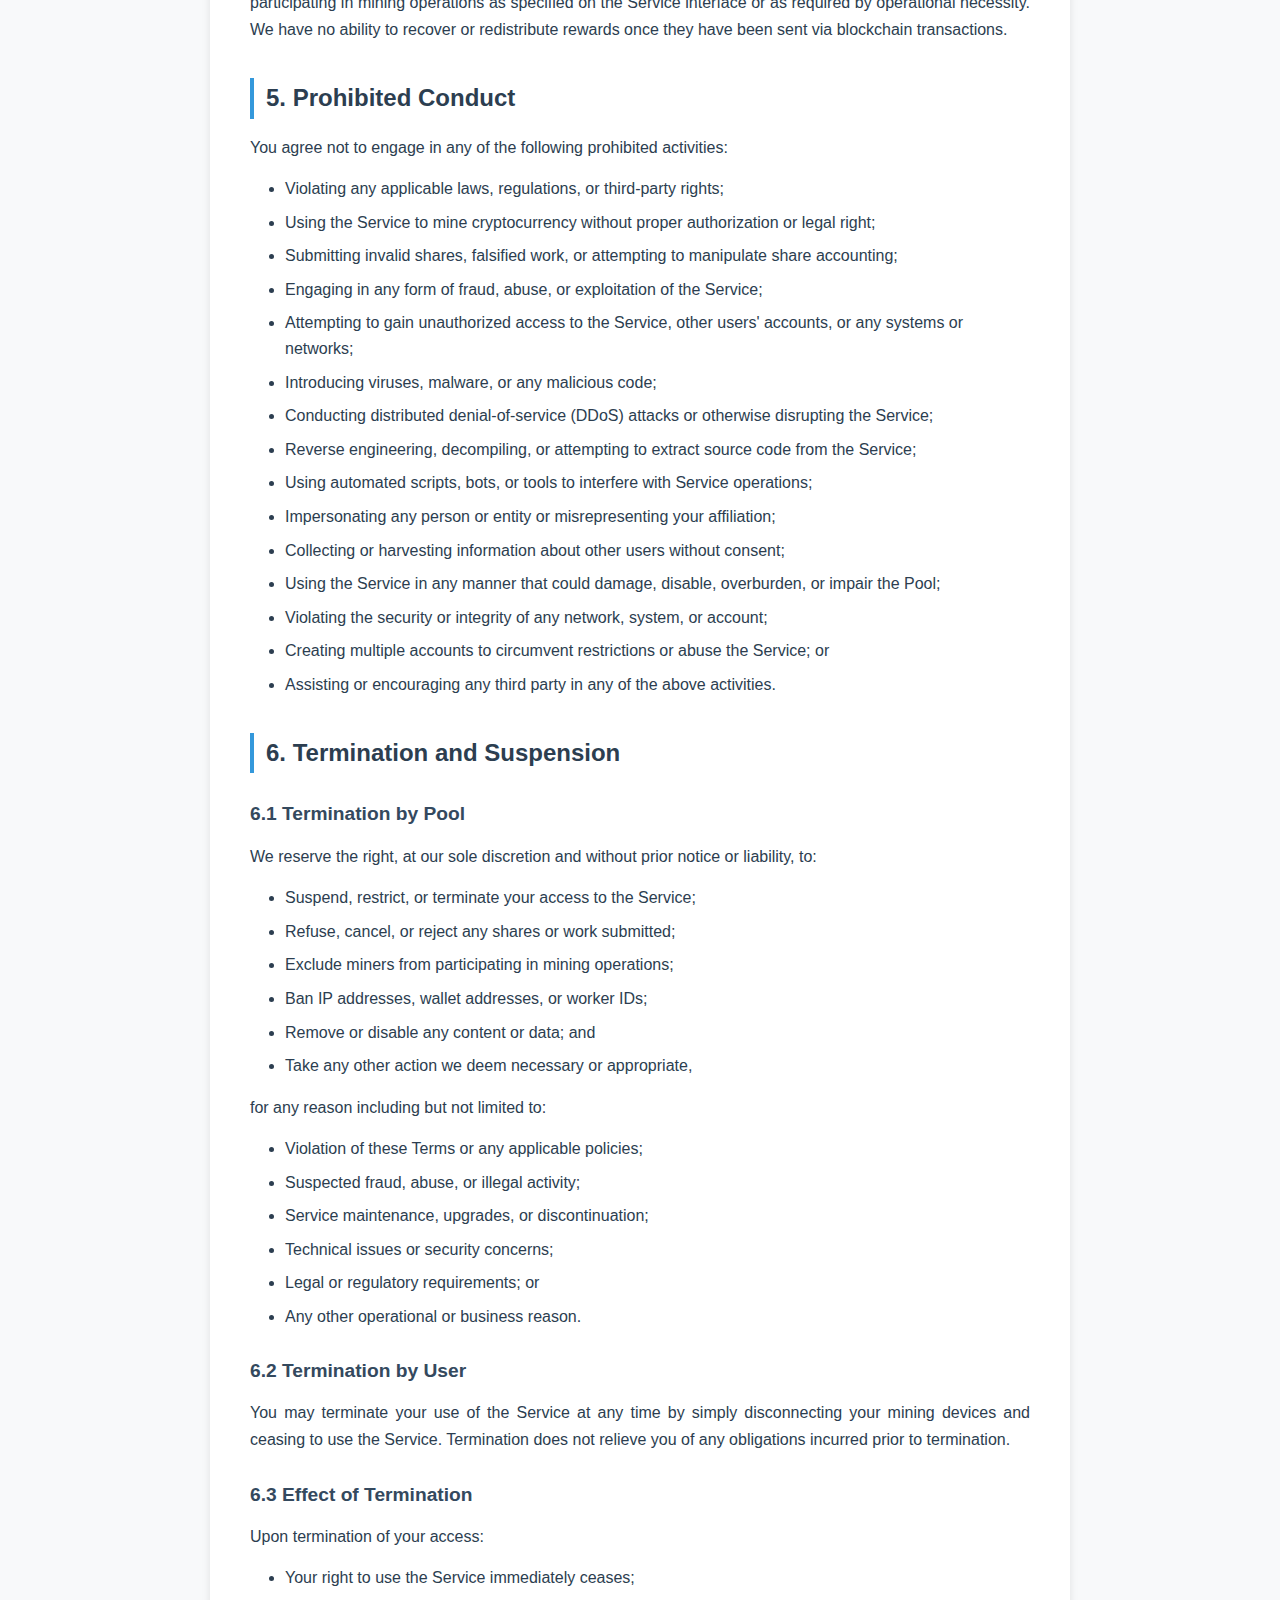
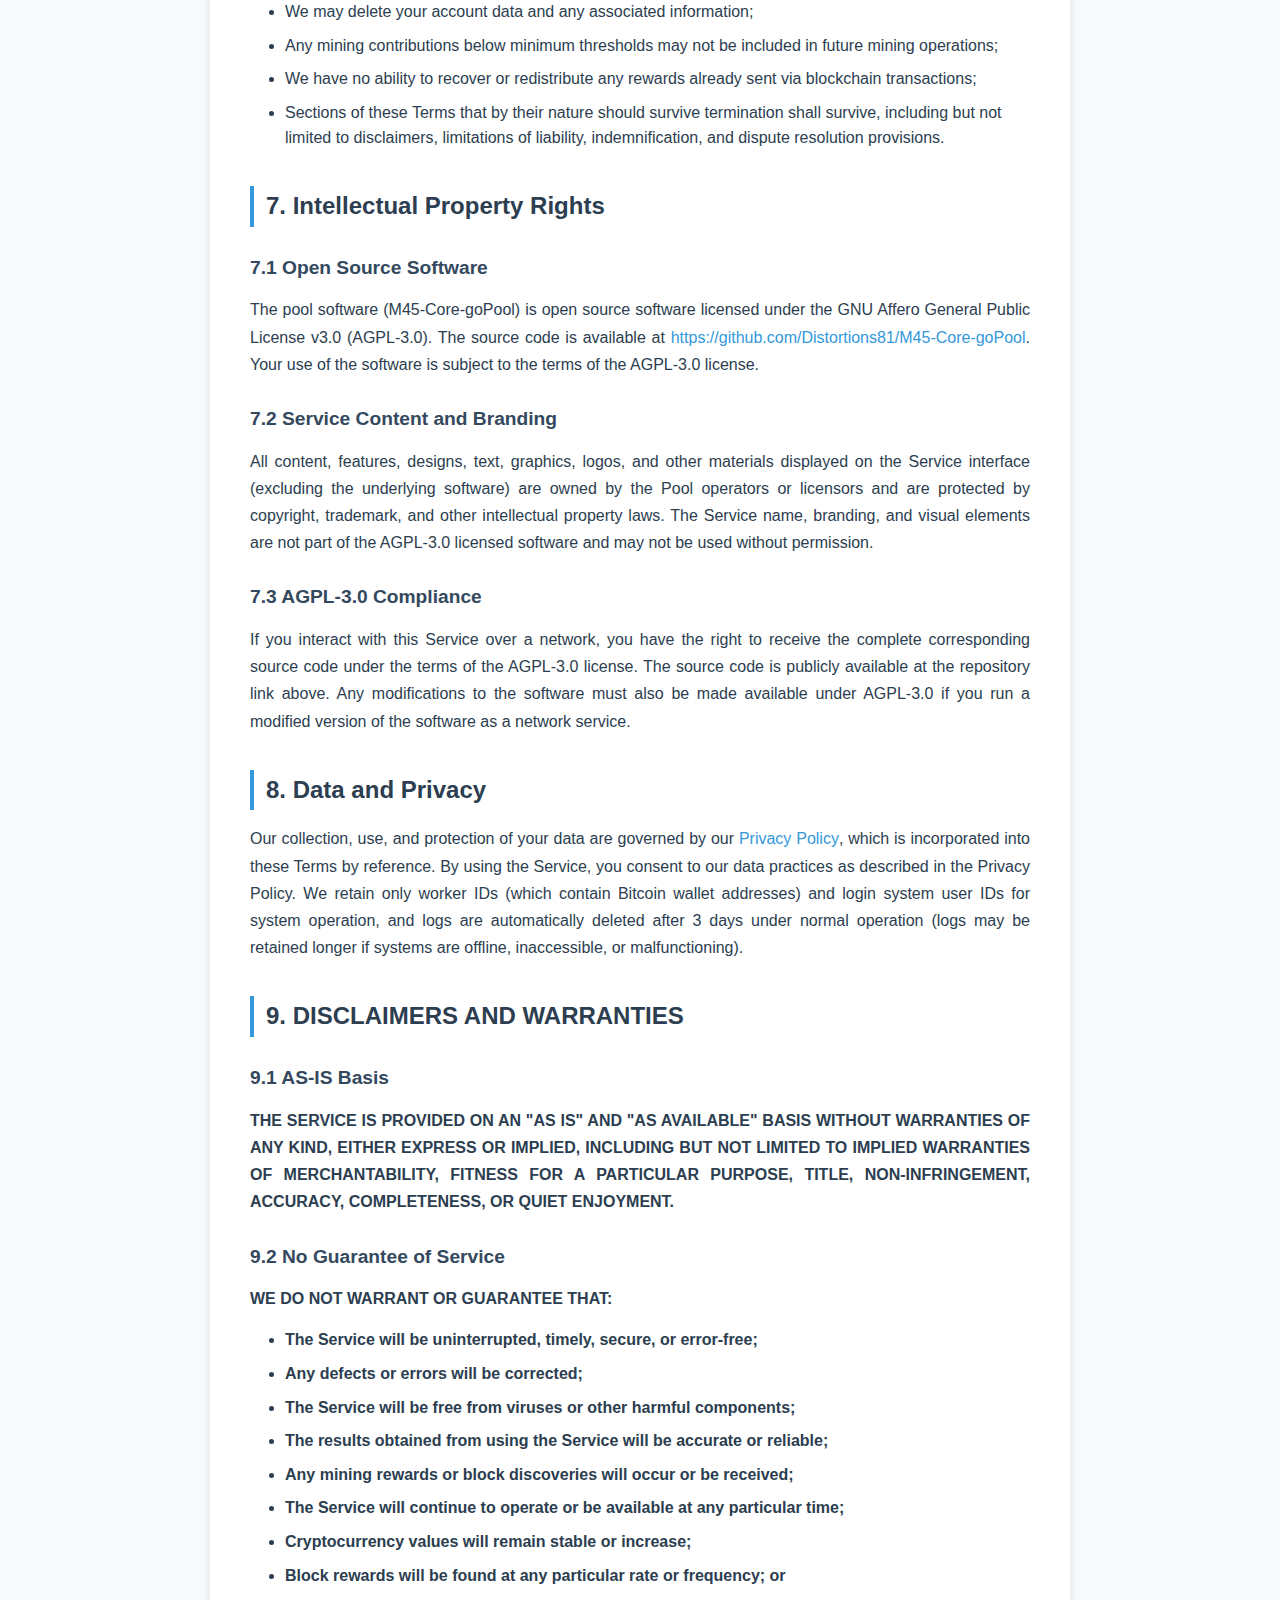
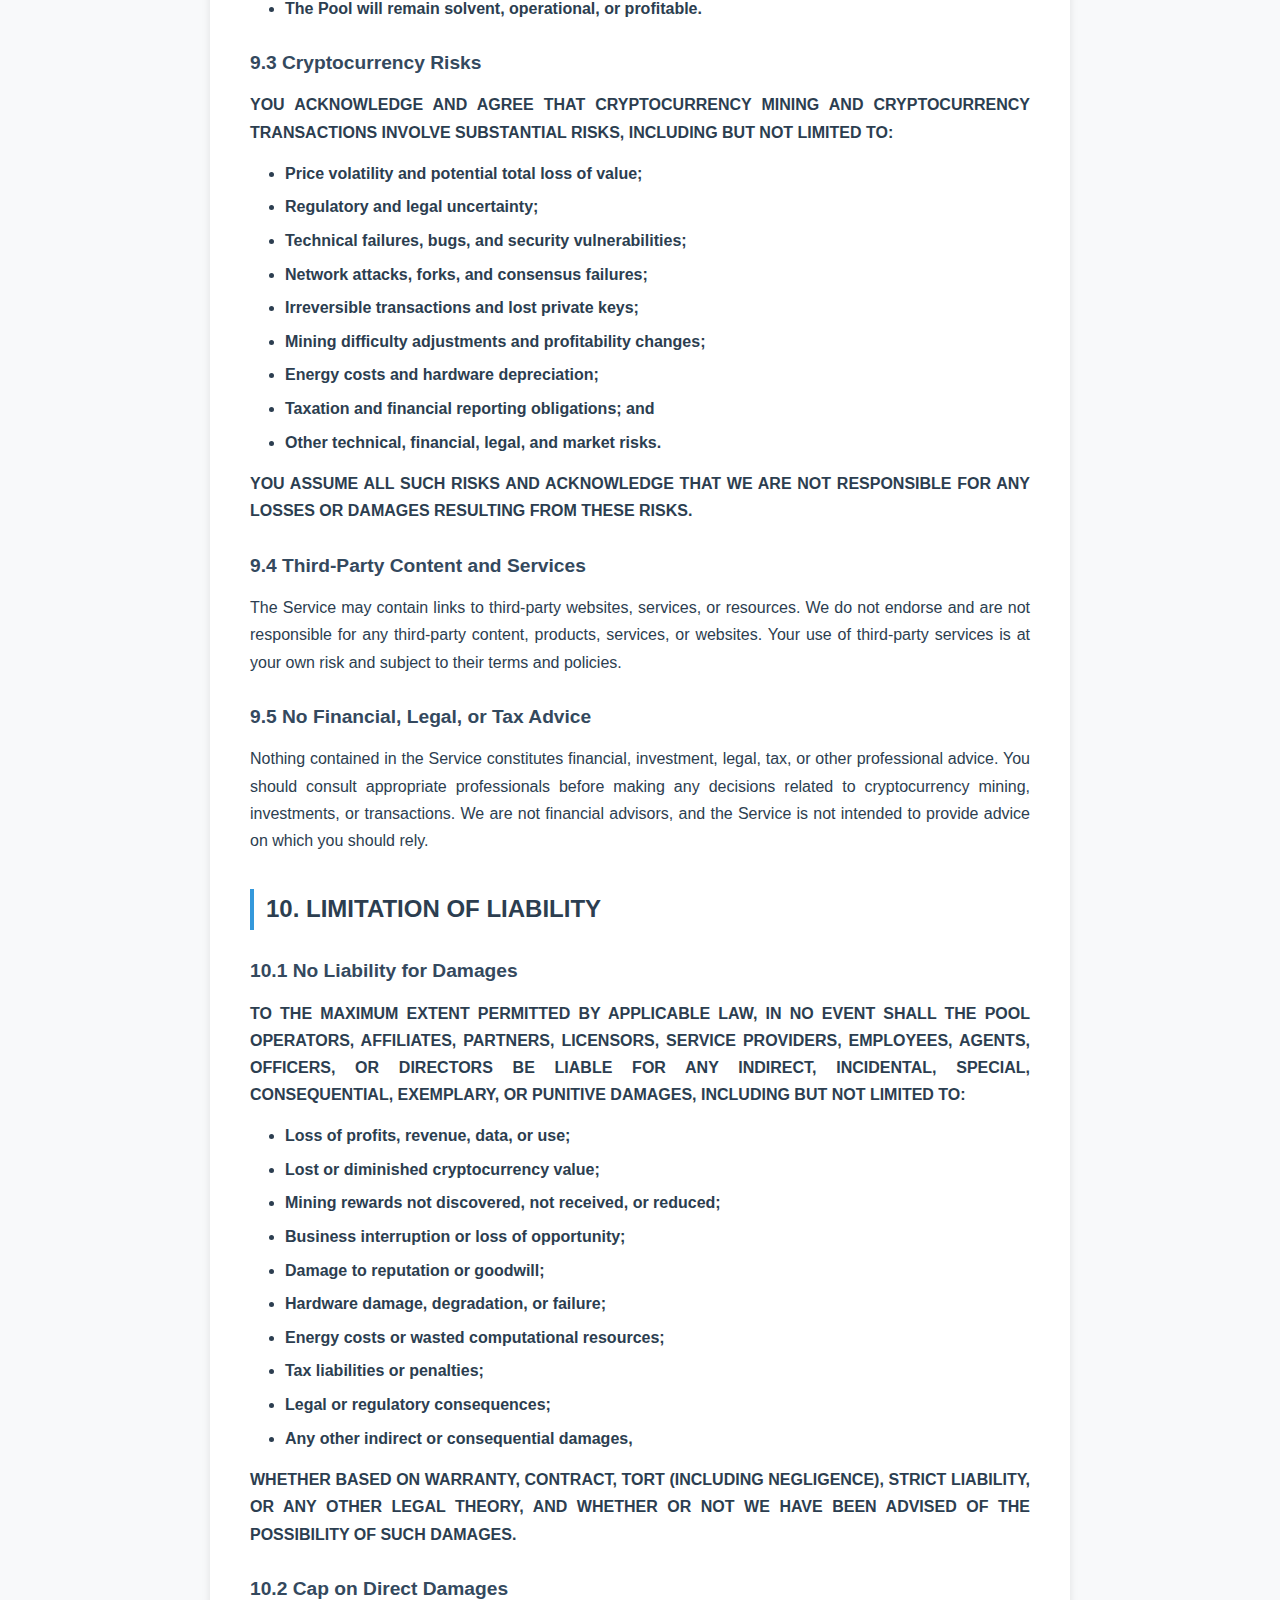
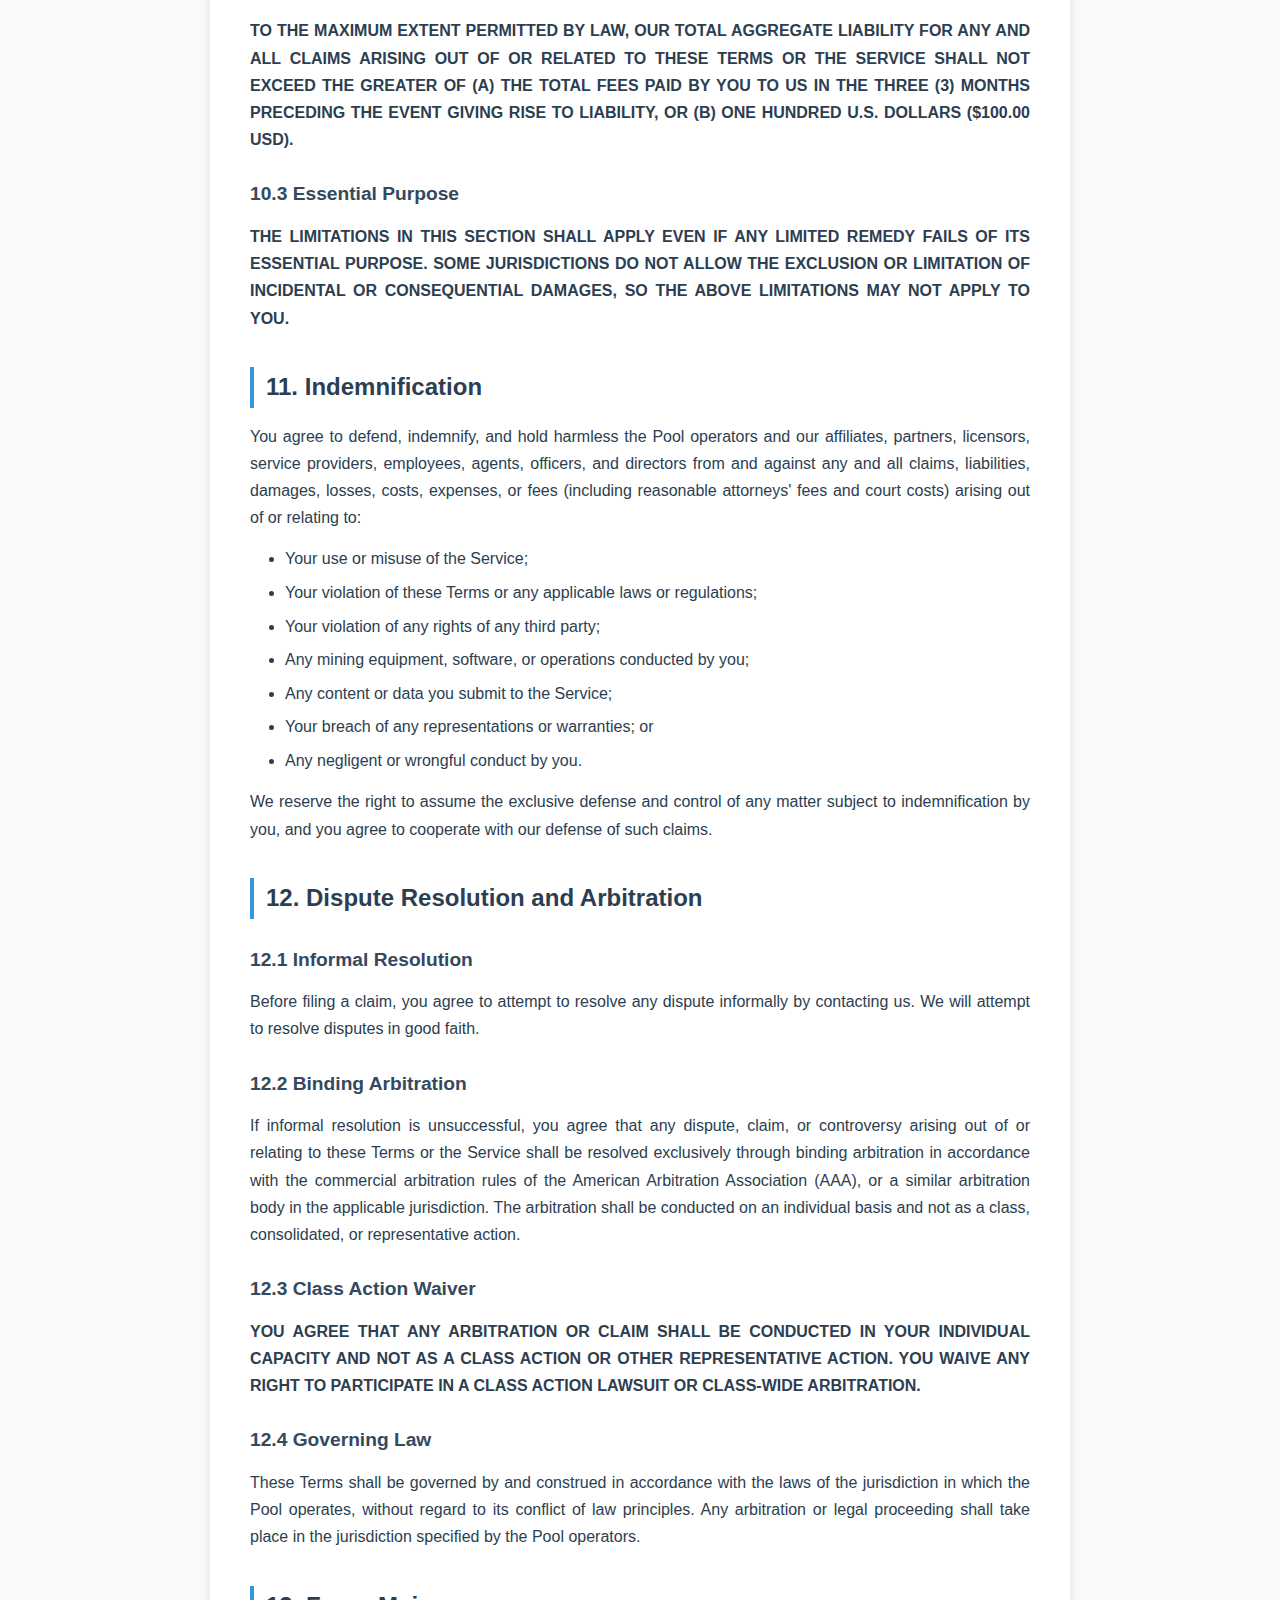
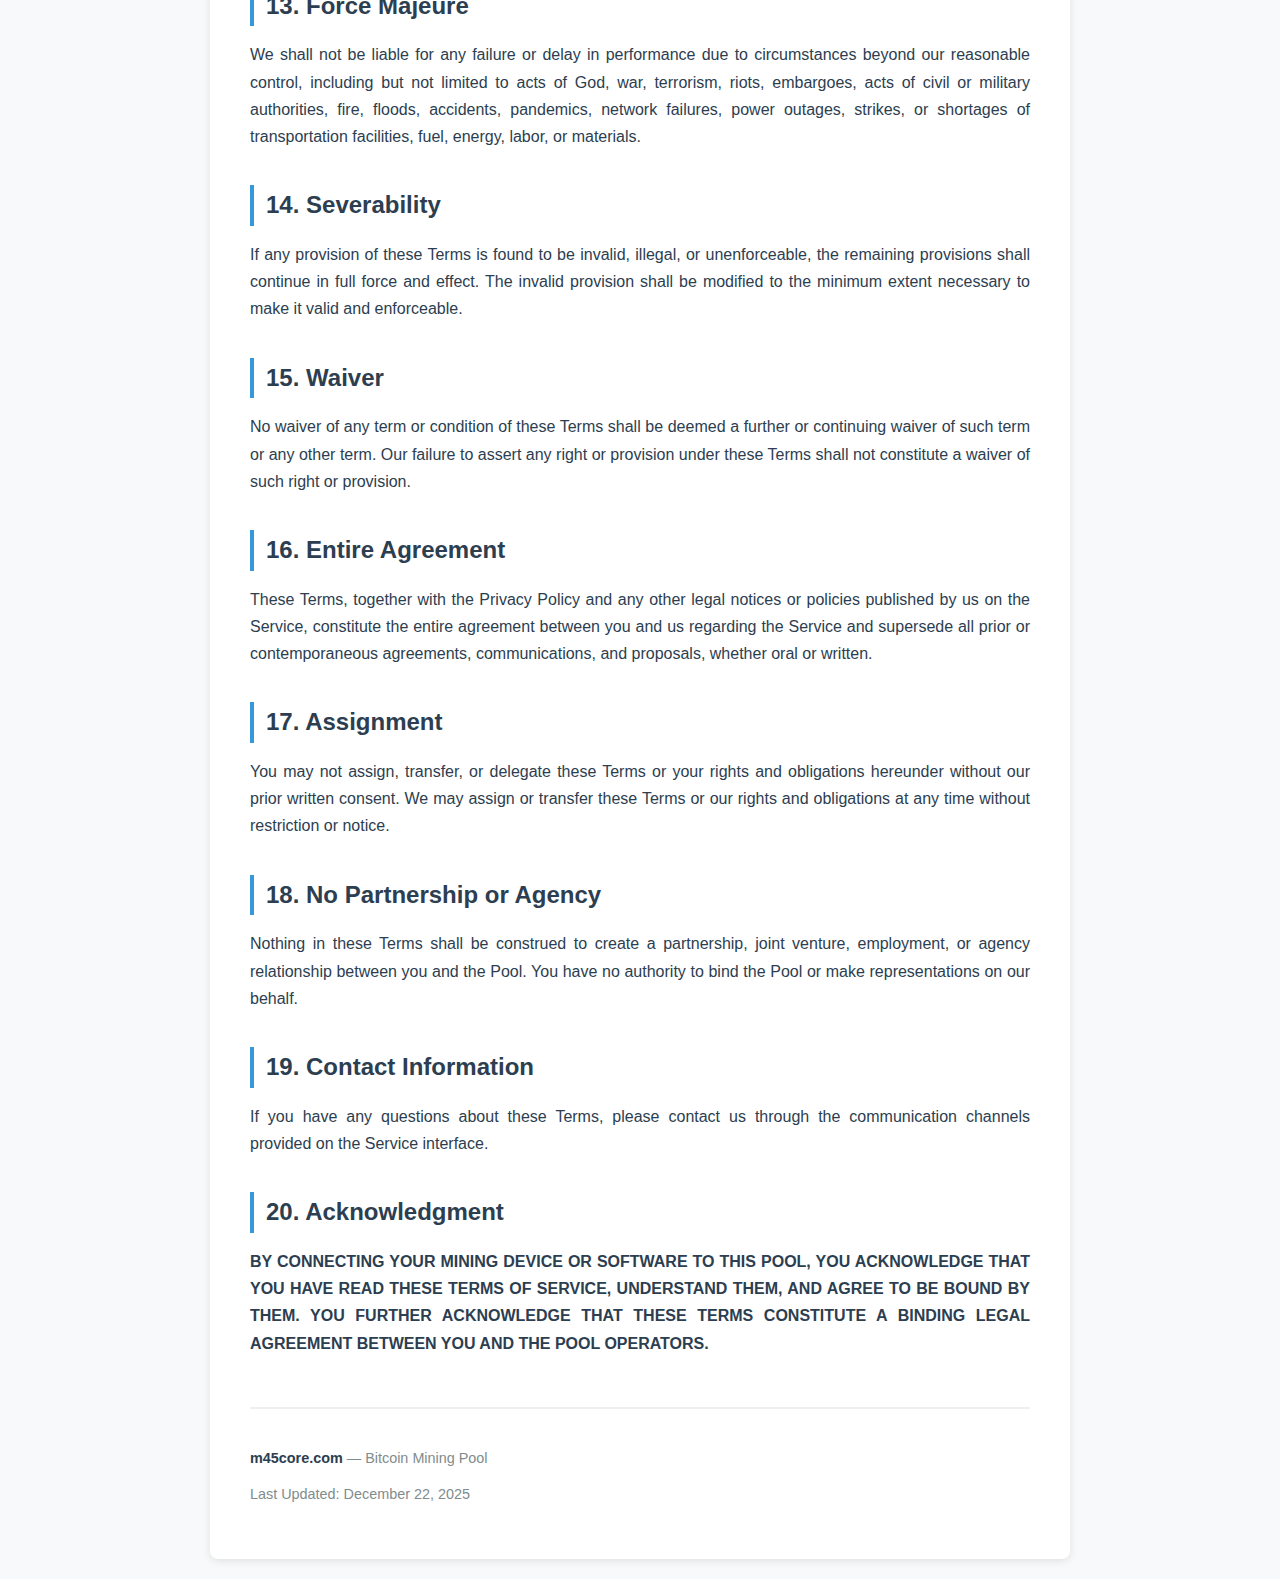
<file: data/www/terms.html>
<!DOCTYPE html>
<html lang="en">
<head>
  <meta charset="UTF-8">
  <meta name="viewport" content="width=device-width, initial-scale=1.0">
  <title>Terms of Service - m45core.com</title>
  <style>
    * { margin: 0; padding: 0; box-sizing: border-box; }
    body {
      font-family: -apple-system, BlinkMacSystemFont, "Segoe UI", Arial, sans-serif;
      max-width: 900px;
      margin: 0 auto;
      line-height: 1.7;
      padding: 20px;
      color: #2c3e50;
      background-color: #f8f9fa;
    }
    .container {
      background: white;
      padding: 40px;
      border-radius: 8px;
      box-shadow: 0 2px 8px rgba(0,0,0,0.1);
    }
    .header {
      text-align: center;
      border-bottom: 3px solid #2c3e50;
      padding-bottom: 20px;
      margin-bottom: 30px;
    }
    .site-name {
      font-size: 1.3em;
      color: #3498db;
      font-weight: 600;
      margin-bottom: 10px;
    }
    h1 {
      color: #2c3e50;
      font-size: 2.2em;
      font-weight: 700;
      margin-bottom: 10px;
    }
    .effective-date {
      font-style: italic;
      color: #7f8c8d;
      font-size: 0.95em;
      margin-top: 10px;
    }
    h2 {
      color: #2c3e50;
      margin-top: 35px;
      margin-bottom: 15px;
      font-size: 1.5em;
      font-weight: 600;
      border-left: 4px solid #3498db;
      padding-left: 12px;
    }
    h3 {
      color: #34495e;
      margin-top: 25px;
      margin-bottom: 12px;
      font-size: 1.2em;
      font-weight: 600;
    }
    h4 {
      color: #34495e;
      margin-top: 20px;
      margin-bottom: 10px;
      font-size: 1.05em;
      font-weight: 600;
    }
    p {
      margin: 12px 0;
      text-align: justify;
    }
    a {
      color: #3498db;
      text-decoration: none;
      font-weight: 500;
    }
    a:hover {
      text-decoration: underline;
      color: #2980b9;
    }
    .important {
      background: linear-gradient(to right, #fff3cd, #fff9e6);
      border: 2px solid #ffc107;
      border-radius: 6px;
      padding: 20px;
      margin: 25px 0;
      box-shadow: 0 2px 4px rgba(0,0,0,0.08);
    }
    .important strong {
      color: #856404;
      font-size: 1.1em;
    }
    ul, ol {
      margin: 15px 0;
      padding-left: 35px;
    }
    li {
      margin: 8px 0;
      line-height: 1.6;
    }
    strong {
      color: #2c3e50;
      font-weight: 600;
    }
    .footer {
      text-align: center;
      margin-top: 50px;
      padding-top: 25px;
      border-top: 2px solid #ecf0f1;
      color: #7f8c8d;
      font-size: 0.9em;
    }
    @media (max-width: 768px) {
      .container { padding: 25px 20px; }
      h1 { font-size: 1.8em; }
      h2 { font-size: 1.3em; }
      body { padding: 10px; }
    }
  </style>
</head>
<body>
  <div class="container">
    <div class="header">
      <div class="site-name">m45core.com</div>
      <h1>Terms of Service</h1>
      <p class="effective-date">Effective Date: December 22, 2025</p>
    </div>

    <div class="important">
      <strong>IMPORTANT NOTICE:</strong> Please read these Terms of Service carefully before connecting any mining device or software to this pool. By connecting mining hardware or software to this pool, you acknowledge that you have read, understood, and agree to be bound by these Terms. If you do not agree to these Terms, do not use this Service.
    </div>

    <h2>1. Acceptance of Terms</h2>
    <p>These Terms of Service (the "Terms," "Agreement," or "TOS") constitute a legally binding agreement between you ("User," "Miner," "you," or "your") and the operator(s) of this mining pool service (the "Pool," "Service," "we," "us," or "our"). By:</p>
    <ul>
      <li>Connecting any mining device, hardware, or software to this Pool;</li>
      <li>Accessing or using any part of this Service;</li>
      <li>Submitting any shares or work to the Pool; or</li>
      <li>Receiving any payments or rewards from the Pool,</li>
    </ul>
    <p>you expressly agree to be bound by these Terms and all applicable laws and regulations. If you are accessing or using the Service on behalf of a company, entity, or organization, you represent and warrant that you have the authority to bind such entity to these Terms, and references to "you" shall include such entity.</p>

    <h2>2. Modification of Terms</h2>
    <p>We reserve the right, at our sole discretion, to modify, amend, or replace these Terms at any time without prior notice. Any changes to these Terms will become effective immediately upon posting to this page. Your continued use of the Service after any such changes constitutes your acceptance of the new Terms. It is your responsibility to review these Terms periodically for changes. We may, but are not obligated to, provide notice of material changes via the Service interface or other means.</p>

    <h2>3. Eligibility and User Responsibilities</h2>

    <h3>3.1 Age and Legal Capacity</h3>
    <p>You must be at least 18 years of age (or the age of majority in your jurisdiction) to use this Service. By using the Service, you represent and warrant that you meet these age requirements and have the legal capacity to enter into this Agreement.</p>

    <h3>3.2 Compliance with Laws</h3>
    <p>You agree to use the Service only for lawful purposes and in compliance with all applicable local, state, national, and international laws, regulations, and treaties, including but not limited to:</p>
    <ul>
      <li>Tax reporting and payment obligations in your jurisdiction;</li>
      <li>Anti-money laundering (AML) and know-your-customer (KYC) regulations;</li>
      <li>Securities and financial services regulations;</li>
      <li>Import/export controls and economic sanctions;</li>
      <li>Cryptocurrency and blockchain-related regulations;</li>
      <li>Energy consumption and environmental regulations; and</li>
      <li>Any other applicable laws or regulations.</li>
    </ul>
    <p>You are solely responsible for determining whether your use of the Service is legal in your jurisdiction and for complying with all applicable laws.</p>

    <h3>3.3 Account Credentials</h3>
    <p>You are solely responsible for:</p>
    <ul>
      <li>Maintaining the confidentiality and security of any Bitcoin addresses, worker IDs, passwords, authentication credentials, or other account information;</li>
      <li>All activities that occur under your account or using your credentials;</li>
      <li>Ensuring the accuracy of your Bitcoin wallet address(es); and</li>
      <li>Any losses resulting from unauthorized use of your credentials or accounts.</li>
    </ul>
    <p>You agree to immediately notify us of any unauthorized access to or use of your account.</p>

    <h2>4. Service Description and Pool Operations</h2>

    <h3>4.1 Mining Pool Service</h3>
    <p>The Service operates as a cryptocurrency mining pool for Bitcoin. The Pool functions solely as a message forwarding service within the Bitcoin network, relaying mining-related messages between miners and the Bitcoin network. We do not aggregate computational resources, process mining operations, or control mining outcomes. All block rewards and transaction fees are distributed automatically by the Bitcoin network itself through the coinbase transaction written into each mined block. We do not distribute, hold, custody, or transmit any cryptocurrency or fiat currency. Reward distribution is determined entirely by the Bitcoin protocol based on the coinbase transaction structure.</p>

    <h3>4.2 Pool Fees</h3>
    <p>The Pool may charge fees as described on the Service interface. We reserve the right to modify fee structures at any time. Continued use of the Service after fee changes constitutes acceptance of the new fee structure.</p>

    <h3>4.3 Block Rewards and Coinbase Distribution</h3>
    <p>All block rewards and transaction fees are distributed automatically by the Bitcoin network through the coinbase transaction in each successfully mined block. The Bitcoin protocol itself handles all reward distribution based on the wallet addresses written into the coinbase transaction. We do not hold, custody, transmit, process, or distribute any cryptocurrency or fiat currency. Our only control is determining which wallet addresses and percentages are written into the coinbase transaction, specifically limited to our pool fee percentage as described on the Service interface. We reserve the right to:</p>
    <ul>
      <li>Modify the pool fee percentage and fee structure;</li>
      <li>Exclude miners from participating in mining if fraud, abuse, or Terms violations are suspected;</li>
      <li>Refuse to include miners' shares in block templates if system errors, bugs, or invalid work is detected; and</li>
      <li>Implement verification procedures for miner participation.</li>
    </ul>
    <p>We have no control over when blocks are discovered, the amount of block rewards, or how the Bitcoin network distributes rewards from the coinbase transaction beyond determining which wallet addresses are written into the coinbase. All reward distribution occurs automatically on the Bitcoin network; we never possess, control, or transmit the cryptocurrency. We are not responsible for losses resulting from incorrect wallet addresses, cryptocurrency protocol issues, blockchain network problems, or other factors beyond our control. Block rewards are final and irreversible once confirmed on the Bitcoin blockchain.</p>

    <h3>4.4 Minimum Thresholds and Inactivity</h3>
    <p>Mining contributions that do not meet minimum thresholds for inclusion in share calculations may not be compensated. We reserve the right to exclude inactive miners or miners with insufficient valid shares from participating in mining operations as specified on the Service interface or as required by operational necessity. We have no ability to recover or redistribute rewards once they have been sent via blockchain transactions.</p>

    <h2>5. Prohibited Conduct</h2>
    <p>You agree not to engage in any of the following prohibited activities:</p>
    <ul>
      <li>Violating any applicable laws, regulations, or third-party rights;</li>
      <li>Using the Service to mine cryptocurrency without proper authorization or legal right;</li>
      <li>Submitting invalid shares, falsified work, or attempting to manipulate share accounting;</li>
      <li>Engaging in any form of fraud, abuse, or exploitation of the Service;</li>
      <li>Attempting to gain unauthorized access to the Service, other users' accounts, or any systems or networks;</li>
      <li>Introducing viruses, malware, or any malicious code;</li>
      <li>Conducting distributed denial-of-service (DDoS) attacks or otherwise disrupting the Service;</li>
      <li>Reverse engineering, decompiling, or attempting to extract source code from the Service;</li>
      <li>Using automated scripts, bots, or tools to interfere with Service operations;</li>
      <li>Impersonating any person or entity or misrepresenting your affiliation;</li>
      <li>Collecting or harvesting information about other users without consent;</li>
      <li>Using the Service in any manner that could damage, disable, overburden, or impair the Pool;</li>
      <li>Violating the security or integrity of any network, system, or account;</li>
      <li>Creating multiple accounts to circumvent restrictions or abuse the Service; or</li>
      <li>Assisting or encouraging any third party in any of the above activities.</li>
    </ul>

    <h2>6. Termination and Suspension</h2>

    <h3>6.1 Termination by Pool</h3>
    <p>We reserve the right, at our sole discretion and without prior notice or liability, to:</p>
    <ul>
      <li>Suspend, restrict, or terminate your access to the Service;</li>
      <li>Refuse, cancel, or reject any shares or work submitted;</li>
      <li>Exclude miners from participating in mining operations;</li>
      <li>Ban IP addresses, wallet addresses, or worker IDs;</li>
      <li>Remove or disable any content or data; and</li>
      <li>Take any other action we deem necessary or appropriate,</li>
    </ul>
    <p>for any reason including but not limited to:</p>
    <ul>
      <li>Violation of these Terms or any applicable policies;</li>
      <li>Suspected fraud, abuse, or illegal activity;</li>
      <li>Service maintenance, upgrades, or discontinuation;</li>
      <li>Technical issues or security concerns;</li>
      <li>Legal or regulatory requirements; or</li>
      <li>Any other operational or business reason.</li>
    </ul>

    <h3>6.2 Termination by User</h3>
    <p>You may terminate your use of the Service at any time by simply disconnecting your mining devices and ceasing to use the Service. Termination does not relieve you of any obligations incurred prior to termination.</p>

    <h3>6.3 Effect of Termination</h3>
    <p>Upon termination of your access:</p>
    <ul>
      <li>Your right to use the Service immediately ceases;</li>
      <li>We may delete your account data and any associated information;</li>
      <li>Any mining contributions below minimum thresholds may not be included in future mining operations;</li>
      <li>We have no ability to recover or redistribute any rewards already sent via blockchain transactions;</li>
      <li>Sections of these Terms that by their nature should survive termination shall survive, including but not limited to disclaimers, limitations of liability, indemnification, and dispute resolution provisions.</li>
    </ul>

    <h2>7. Intellectual Property Rights</h2>

    <h3>7.1 Open Source Software</h3>
    <p>The pool software (M45-Core-goPool) is open source software licensed under the GNU Affero General Public License v3.0 (AGPL-3.0). The source code is available at <a href="https://github.com/Distortions81/M45-Core-goPool" target="_blank" rel="noopener noreferrer">https://github.com/Distortions81/M45-Core-goPool</a>. Your use of the software is subject to the terms of the AGPL-3.0 license.</p>

    <h3>7.2 Service Content and Branding</h3>
    <p>All content, features, designs, text, graphics, logos, and other materials displayed on the Service interface (excluding the underlying software) are owned by the Pool operators or licensors and are protected by copyright, trademark, and other intellectual property laws. The Service name, branding, and visual elements are not part of the AGPL-3.0 licensed software and may not be used without permission.</p>

    <h3>7.3 AGPL-3.0 Compliance</h3>
    <p>If you interact with this Service over a network, you have the right to receive the complete corresponding source code under the terms of the AGPL-3.0 license. The source code is publicly available at the repository link above. Any modifications to the software must also be made available under AGPL-3.0 if you run a modified version of the software as a network service.</p>

    <h2>8. Data and Privacy</h2>
    <p>Our collection, use, and protection of your data are governed by our <a href="/privacy">Privacy Policy</a>, which is incorporated into these Terms by reference. By using the Service, you consent to our data practices as described in the Privacy Policy. We retain only worker IDs (which contain Bitcoin wallet addresses) and login system user IDs for system operation, and logs are automatically deleted after 3 days under normal operation (logs may be retained longer if systems are offline, inaccessible, or malfunctioning).</p>

    <h2>9. DISCLAIMERS AND WARRANTIES</h2>

    <h3>9.1 AS-IS Basis</h3>
    <p><strong>THE SERVICE IS PROVIDED ON AN "AS IS" AND "AS AVAILABLE" BASIS WITHOUT WARRANTIES OF ANY KIND, EITHER EXPRESS OR IMPLIED, INCLUDING BUT NOT LIMITED TO IMPLIED WARRANTIES OF MERCHANTABILITY, FITNESS FOR A PARTICULAR PURPOSE, TITLE, NON-INFRINGEMENT, ACCURACY, COMPLETENESS, OR QUIET ENJOYMENT.</strong></p>

    <h3>9.2 No Guarantee of Service</h3>
    <p><strong>WE DO NOT WARRANT OR GUARANTEE THAT:</strong></p>
    <ul>
      <li><strong>The Service will be uninterrupted, timely, secure, or error-free;</strong></li>
      <li><strong>Any defects or errors will be corrected;</strong></li>
      <li><strong>The Service will be free from viruses or other harmful components;</strong></li>
      <li><strong>The results obtained from using the Service will be accurate or reliable;</strong></li>
      <li><strong>Any mining rewards or block discoveries will occur or be received;</strong></li>
      <li><strong>The Service will continue to operate or be available at any particular time;</strong></li>
      <li><strong>Cryptocurrency values will remain stable or increase;</strong></li>
      <li><strong>Block rewards will be found at any particular rate or frequency; or</strong></li>
      <li><strong>The Pool will remain solvent, operational, or profitable.</strong></li>
    </ul>

    <h3>9.3 Cryptocurrency Risks</h3>
    <p><strong>YOU ACKNOWLEDGE AND AGREE THAT CRYPTOCURRENCY MINING AND CRYPTOCURRENCY TRANSACTIONS INVOLVE SUBSTANTIAL RISKS, INCLUDING BUT NOT LIMITED TO:</strong></p>
    <ul>
      <li><strong>Price volatility and potential total loss of value;</strong></li>
      <li><strong>Regulatory and legal uncertainty;</strong></li>
      <li><strong>Technical failures, bugs, and security vulnerabilities;</strong></li>
      <li><strong>Network attacks, forks, and consensus failures;</strong></li>
      <li><strong>Irreversible transactions and lost private keys;</strong></li>
      <li><strong>Mining difficulty adjustments and profitability changes;</strong></li>
      <li><strong>Energy costs and hardware depreciation;</strong></li>
      <li><strong>Taxation and financial reporting obligations; and</strong></li>
      <li><strong>Other technical, financial, legal, and market risks.</strong></li>
    </ul>
    <p><strong>YOU ASSUME ALL SUCH RISKS AND ACKNOWLEDGE THAT WE ARE NOT RESPONSIBLE FOR ANY LOSSES OR DAMAGES RESULTING FROM THESE RISKS.</strong></p>

    <h3>9.4 Third-Party Content and Services</h3>
    <p>The Service may contain links to third-party websites, services, or resources. We do not endorse and are not responsible for any third-party content, products, services, or websites. Your use of third-party services is at your own risk and subject to their terms and policies.</p>

    <h3>9.5 No Financial, Legal, or Tax Advice</h3>
    <p>Nothing contained in the Service constitutes financial, investment, legal, tax, or other professional advice. You should consult appropriate professionals before making any decisions related to cryptocurrency mining, investments, or transactions. We are not financial advisors, and the Service is not intended to provide advice on which you should rely.</p>

    <h2>10. LIMITATION OF LIABILITY</h2>

    <h3>10.1 No Liability for Damages</h3>
    <p><strong>TO THE MAXIMUM EXTENT PERMITTED BY APPLICABLE LAW, IN NO EVENT SHALL THE POOL OPERATORS, AFFILIATES, PARTNERS, LICENSORS, SERVICE PROVIDERS, EMPLOYEES, AGENTS, OFFICERS, OR DIRECTORS BE LIABLE FOR ANY INDIRECT, INCIDENTAL, SPECIAL, CONSEQUENTIAL, EXEMPLARY, OR PUNITIVE DAMAGES, INCLUDING BUT NOT LIMITED TO:</strong></p>
    <ul>
      <li><strong>Loss of profits, revenue, data, or use;</strong></li>
      <li><strong>Lost or diminished cryptocurrency value;</strong></li>
      <li><strong>Mining rewards not discovered, not received, or reduced;</strong></li>
      <li><strong>Business interruption or loss of opportunity;</strong></li>
      <li><strong>Damage to reputation or goodwill;</strong></li>
      <li><strong>Hardware damage, degradation, or failure;</strong></li>
      <li><strong>Energy costs or wasted computational resources;</strong></li>
      <li><strong>Tax liabilities or penalties;</strong></li>
      <li><strong>Legal or regulatory consequences;</strong></li>
      <li><strong>Any other indirect or consequential damages,</strong></li>
    </ul>
    <p><strong>WHETHER BASED ON WARRANTY, CONTRACT, TORT (INCLUDING NEGLIGENCE), STRICT LIABILITY, OR ANY OTHER LEGAL THEORY, AND WHETHER OR NOT WE HAVE BEEN ADVISED OF THE POSSIBILITY OF SUCH DAMAGES.</strong></p>

    <h3>10.2 Cap on Direct Damages</h3>
    <p><strong>TO THE MAXIMUM EXTENT PERMITTED BY LAW, OUR TOTAL AGGREGATE LIABILITY FOR ANY AND ALL CLAIMS ARISING OUT OF OR RELATED TO THESE TERMS OR THE SERVICE SHALL NOT EXCEED THE GREATER OF (A) THE TOTAL FEES PAID BY YOU TO US IN THE THREE (3) MONTHS PRECEDING THE EVENT GIVING RISE TO LIABILITY, OR (B) ONE HUNDRED U.S. DOLLARS ($100.00 USD).</strong></p>

    <h3>10.3 Essential Purpose</h3>
    <p><strong>THE LIMITATIONS IN THIS SECTION SHALL APPLY EVEN IF ANY LIMITED REMEDY FAILS OF ITS ESSENTIAL PURPOSE. SOME JURISDICTIONS DO NOT ALLOW THE EXCLUSION OR LIMITATION OF INCIDENTAL OR CONSEQUENTIAL DAMAGES, SO THE ABOVE LIMITATIONS MAY NOT APPLY TO YOU.</strong></p>

    <h2>11. Indemnification</h2>
    <p>You agree to defend, indemnify, and hold harmless the Pool operators and our affiliates, partners, licensors, service providers, employees, agents, officers, and directors from and against any and all claims, liabilities, damages, losses, costs, expenses, or fees (including reasonable attorneys' fees and court costs) arising out of or relating to:</p>
    <ul>
      <li>Your use or misuse of the Service;</li>
      <li>Your violation of these Terms or any applicable laws or regulations;</li>
      <li>Your violation of any rights of any third party;</li>
      <li>Any mining equipment, software, or operations conducted by you;</li>
      <li>Any content or data you submit to the Service;</li>
      <li>Your breach of any representations or warranties; or</li>
      <li>Any negligent or wrongful conduct by you.</li>
    </ul>
    <p>We reserve the right to assume the exclusive defense and control of any matter subject to indemnification by you, and you agree to cooperate with our defense of such claims.</p>

    <h2>12. Dispute Resolution and Arbitration</h2>

    <h3>12.1 Informal Resolution</h3>
    <p>Before filing a claim, you agree to attempt to resolve any dispute informally by contacting us. We will attempt to resolve disputes in good faith.</p>

    <h3>12.2 Binding Arbitration</h3>
    <p>If informal resolution is unsuccessful, you agree that any dispute, claim, or controversy arising out of or relating to these Terms or the Service shall be resolved exclusively through binding arbitration in accordance with the commercial arbitration rules of the American Arbitration Association (AAA), or a similar arbitration body in the applicable jurisdiction. The arbitration shall be conducted on an individual basis and not as a class, consolidated, or representative action.</p>

    <h3>12.3 Class Action Waiver</h3>
    <p><strong>YOU AGREE THAT ANY ARBITRATION OR CLAIM SHALL BE CONDUCTED IN YOUR INDIVIDUAL CAPACITY AND NOT AS A CLASS ACTION OR OTHER REPRESENTATIVE ACTION. YOU WAIVE ANY RIGHT TO PARTICIPATE IN A CLASS ACTION LAWSUIT OR CLASS-WIDE ARBITRATION.</strong></p>

    <h3>12.4 Governing Law</h3>
    <p>These Terms shall be governed by and construed in accordance with the laws of the jurisdiction in which the Pool operates, without regard to its conflict of law principles. Any arbitration or legal proceeding shall take place in the jurisdiction specified by the Pool operators.</p>

    <h2>13. Force Majeure</h2>
    <p>We shall not be liable for any failure or delay in performance due to circumstances beyond our reasonable control, including but not limited to acts of God, war, terrorism, riots, embargoes, acts of civil or military authorities, fire, floods, accidents, pandemics, network failures, power outages, strikes, or shortages of transportation facilities, fuel, energy, labor, or materials.</p>

    <h2>14. Severability</h2>
    <p>If any provision of these Terms is found to be invalid, illegal, or unenforceable, the remaining provisions shall continue in full force and effect. The invalid provision shall be modified to the minimum extent necessary to make it valid and enforceable.</p>

    <h2>15. Waiver</h2>
    <p>No waiver of any term or condition of these Terms shall be deemed a further or continuing waiver of such term or any other term. Our failure to assert any right or provision under these Terms shall not constitute a waiver of such right or provision.</p>

    <h2>16. Entire Agreement</h2>
    <p>These Terms, together with the Privacy Policy and any other legal notices or policies published by us on the Service, constitute the entire agreement between you and us regarding the Service and supersede all prior or contemporaneous agreements, communications, and proposals, whether oral or written.</p>

    <h2>17. Assignment</h2>
    <p>You may not assign, transfer, or delegate these Terms or your rights and obligations hereunder without our prior written consent. We may assign or transfer these Terms or our rights and obligations at any time without restriction or notice.</p>

    <h2>18. No Partnership or Agency</h2>
    <p>Nothing in these Terms shall be construed to create a partnership, joint venture, employment, or agency relationship between you and the Pool. You have no authority to bind the Pool or make representations on our behalf.</p>

    <h2>19. Contact Information</h2>
    <p>If you have any questions about these Terms, please contact us through the communication channels provided on the Service interface.</p>

    <h2>20. Acknowledgment</h2>
    <p><strong>BY CONNECTING YOUR MINING DEVICE OR SOFTWARE TO THIS POOL, YOU ACKNOWLEDGE THAT YOU HAVE READ THESE TERMS OF SERVICE, UNDERSTAND THEM, AND AGREE TO BE BOUND BY THEM. YOU FURTHER ACKNOWLEDGE THAT THESE TERMS CONSTITUTE A BINDING LEGAL AGREEMENT BETWEEN YOU AND THE POOL OPERATORS.</strong></p>

    <div class="footer">
      <p><strong>m45core.com</strong> &mdash; Bitcoin Mining Pool</p>
      <p>Last Updated: December 22, 2025</p>
    </div>
  </div>
</body>
</html>
</file>
